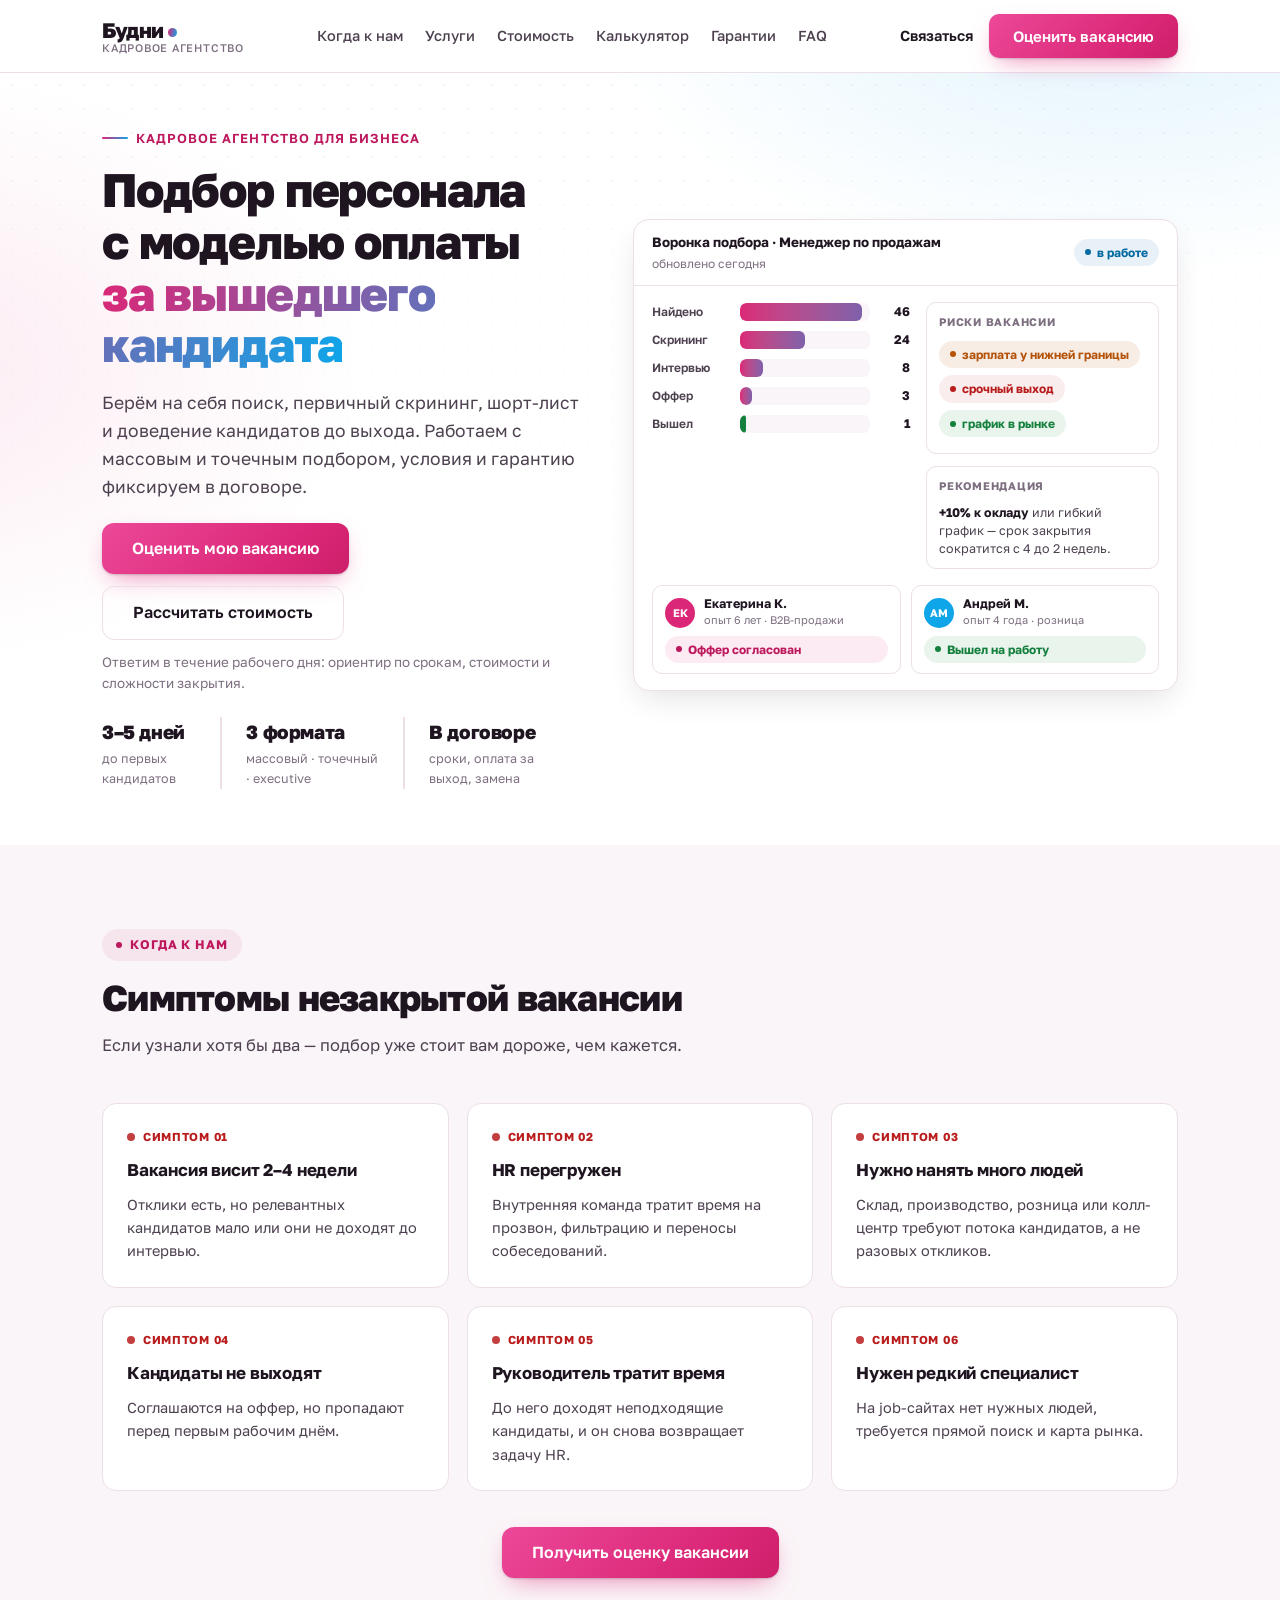
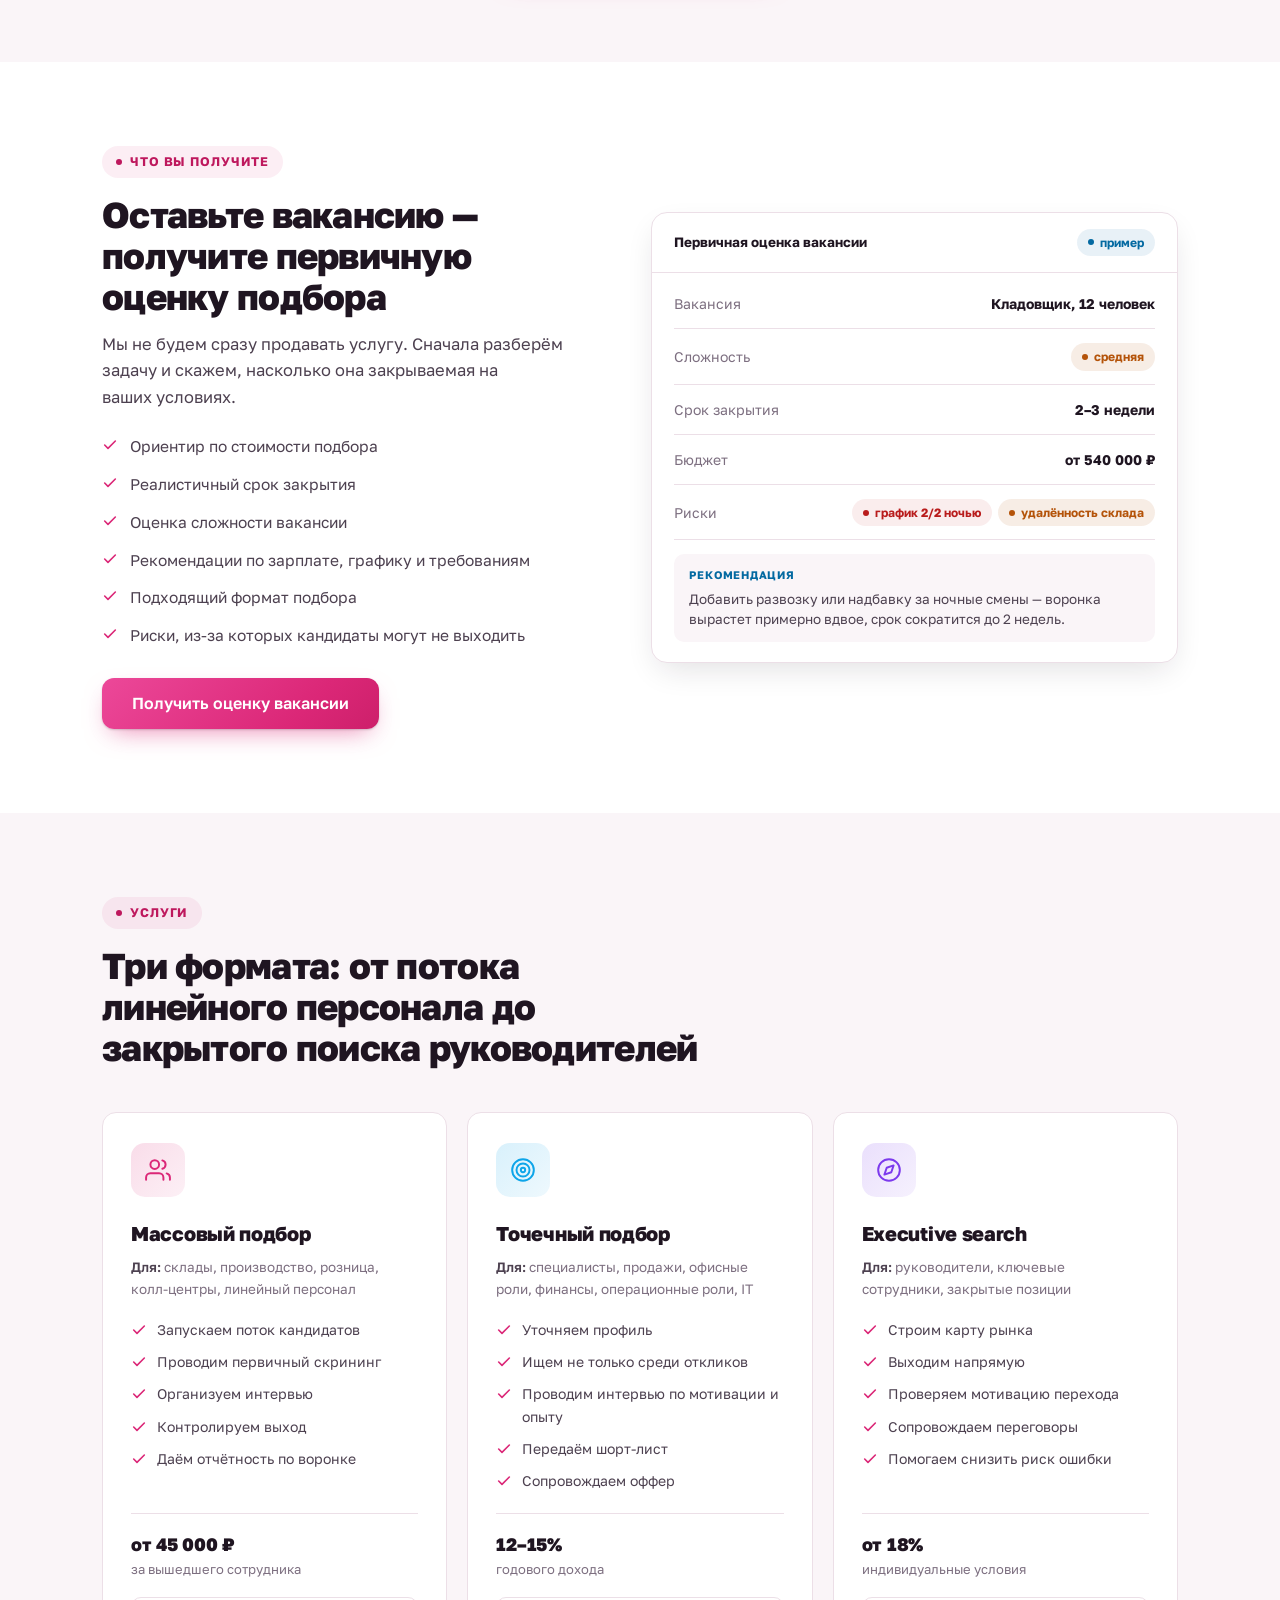
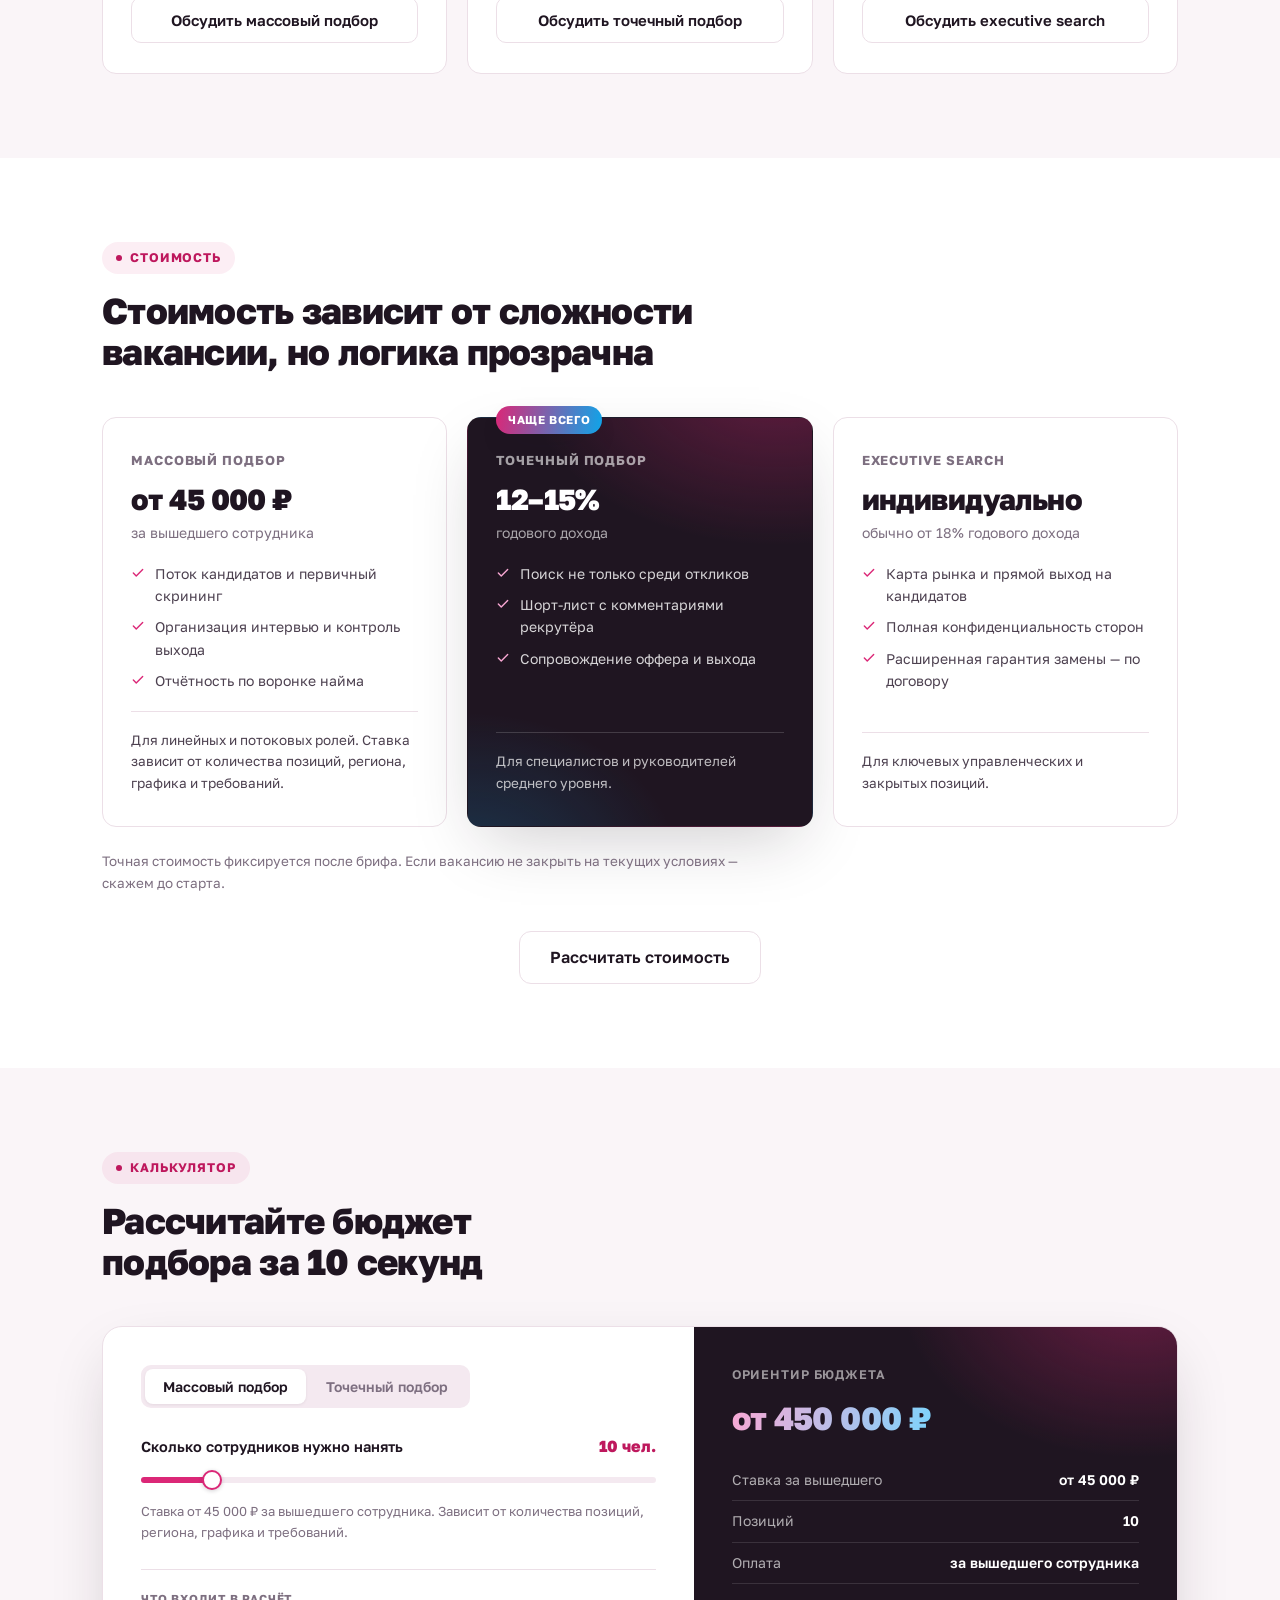
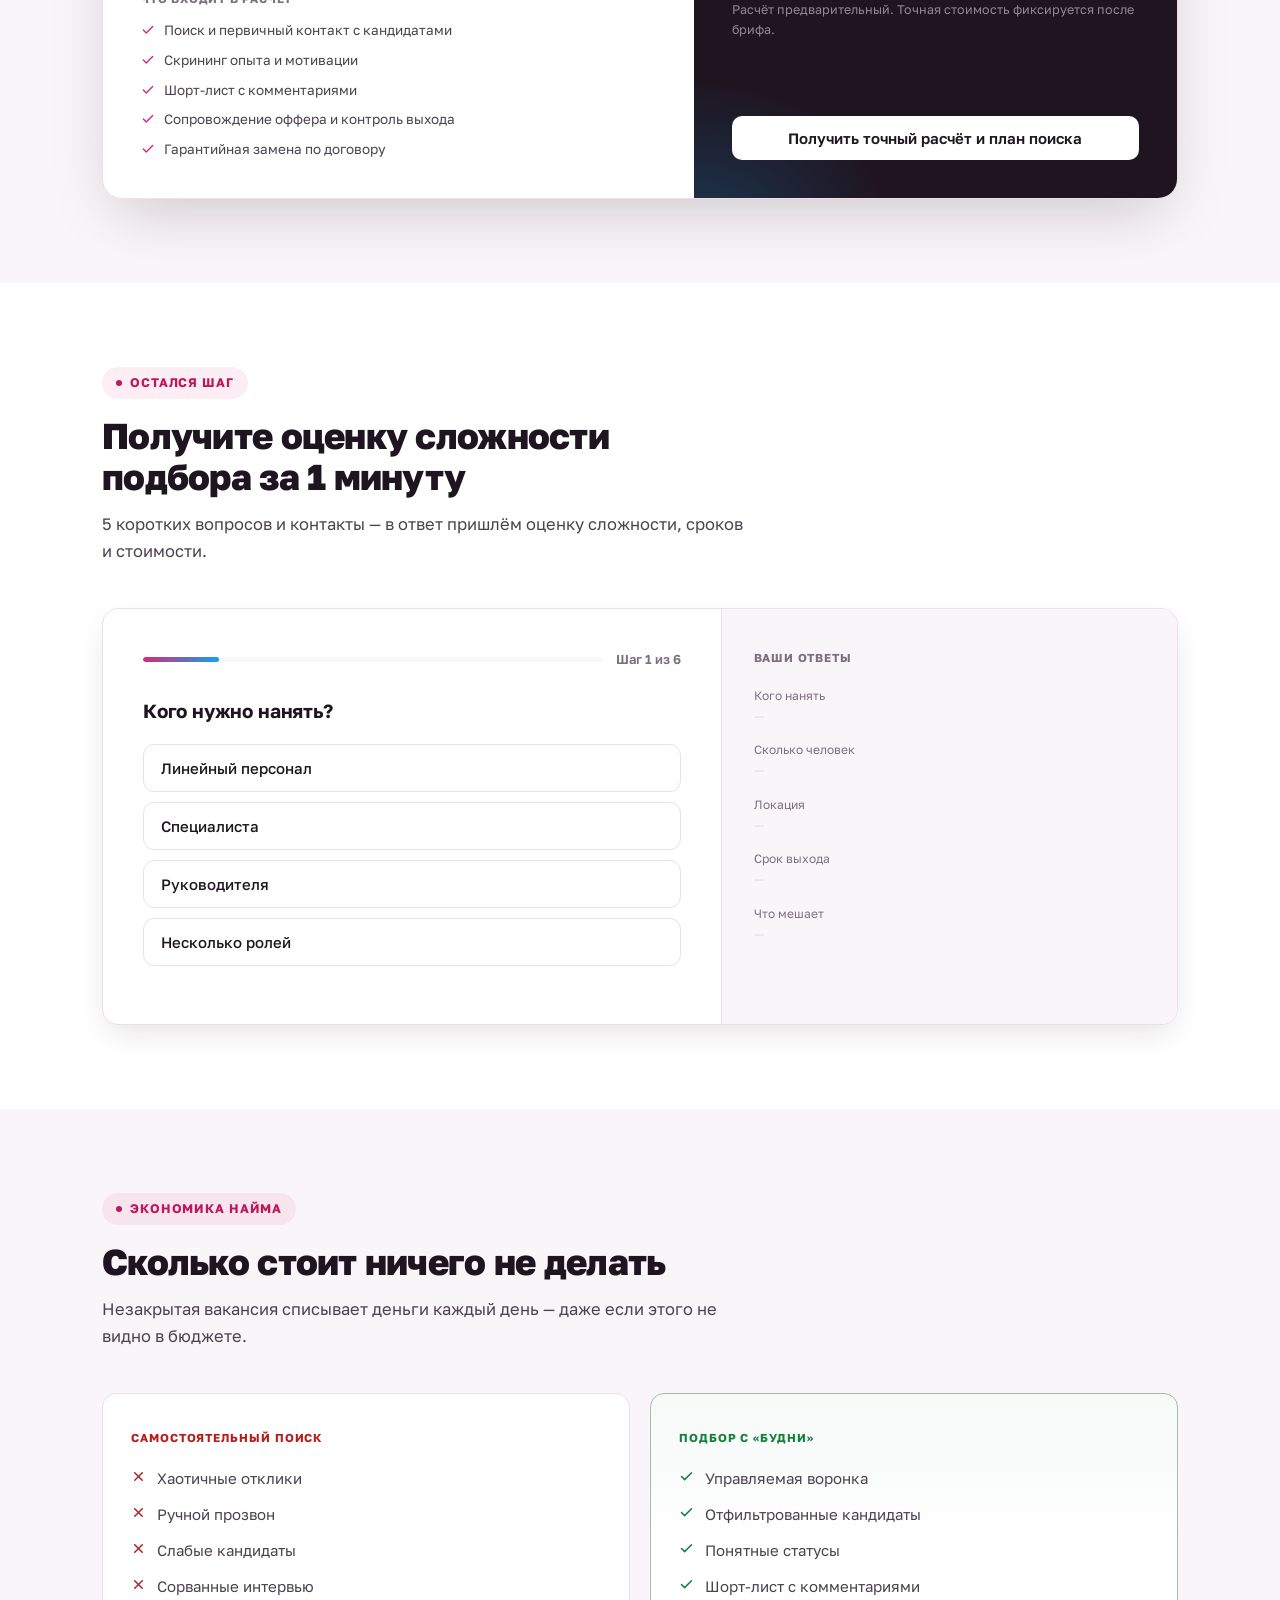
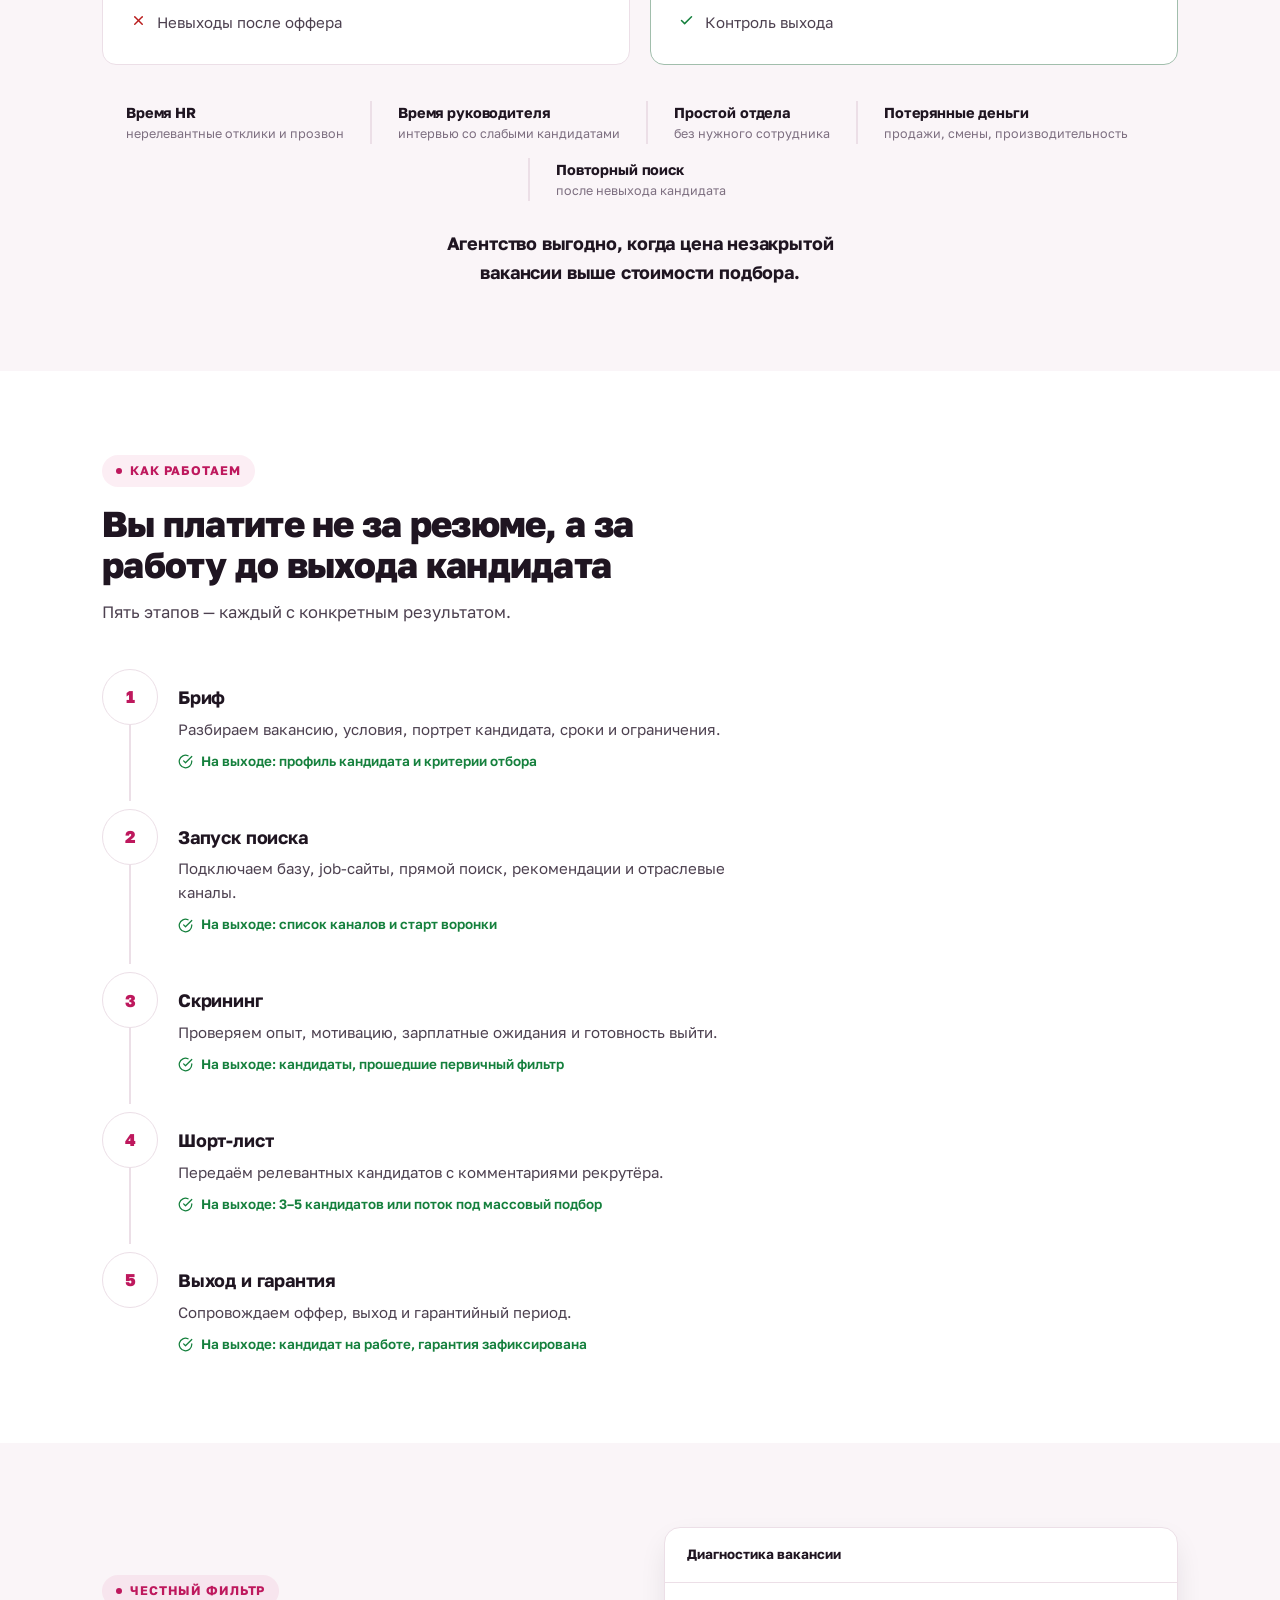
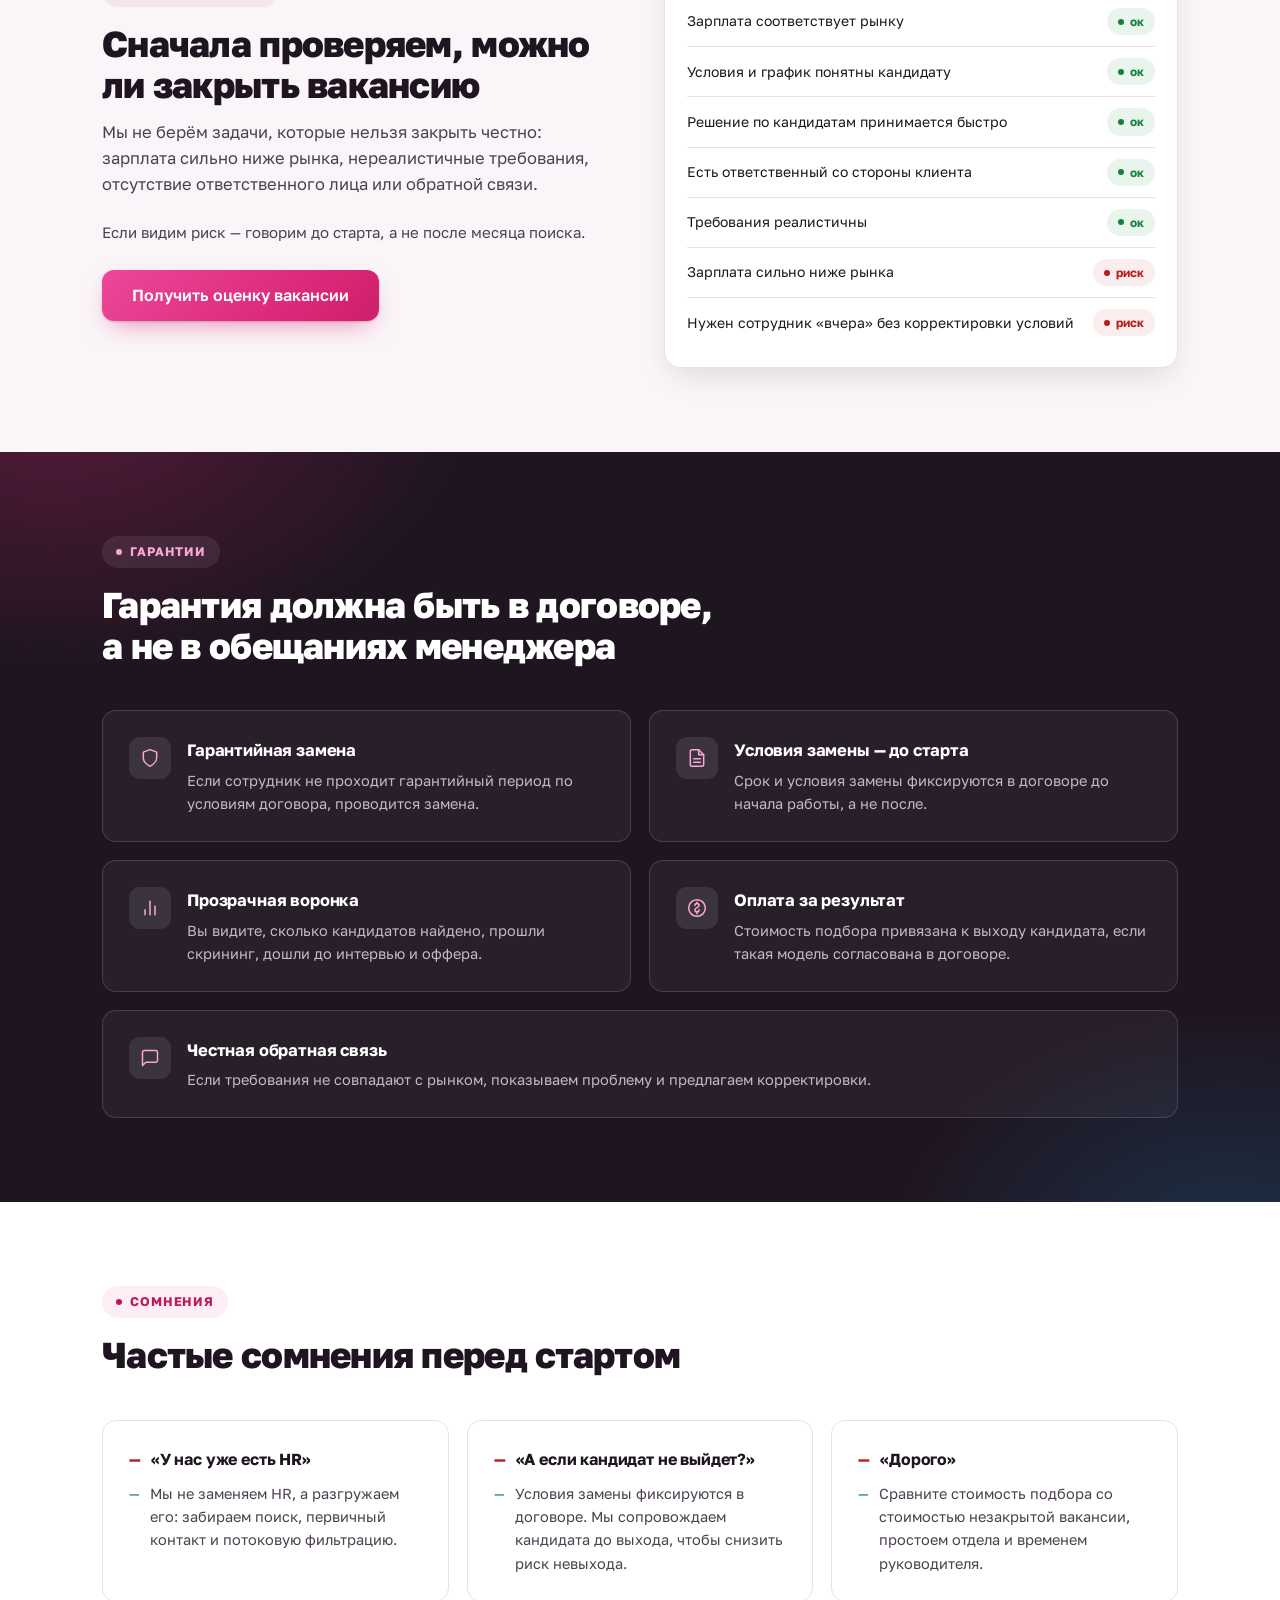
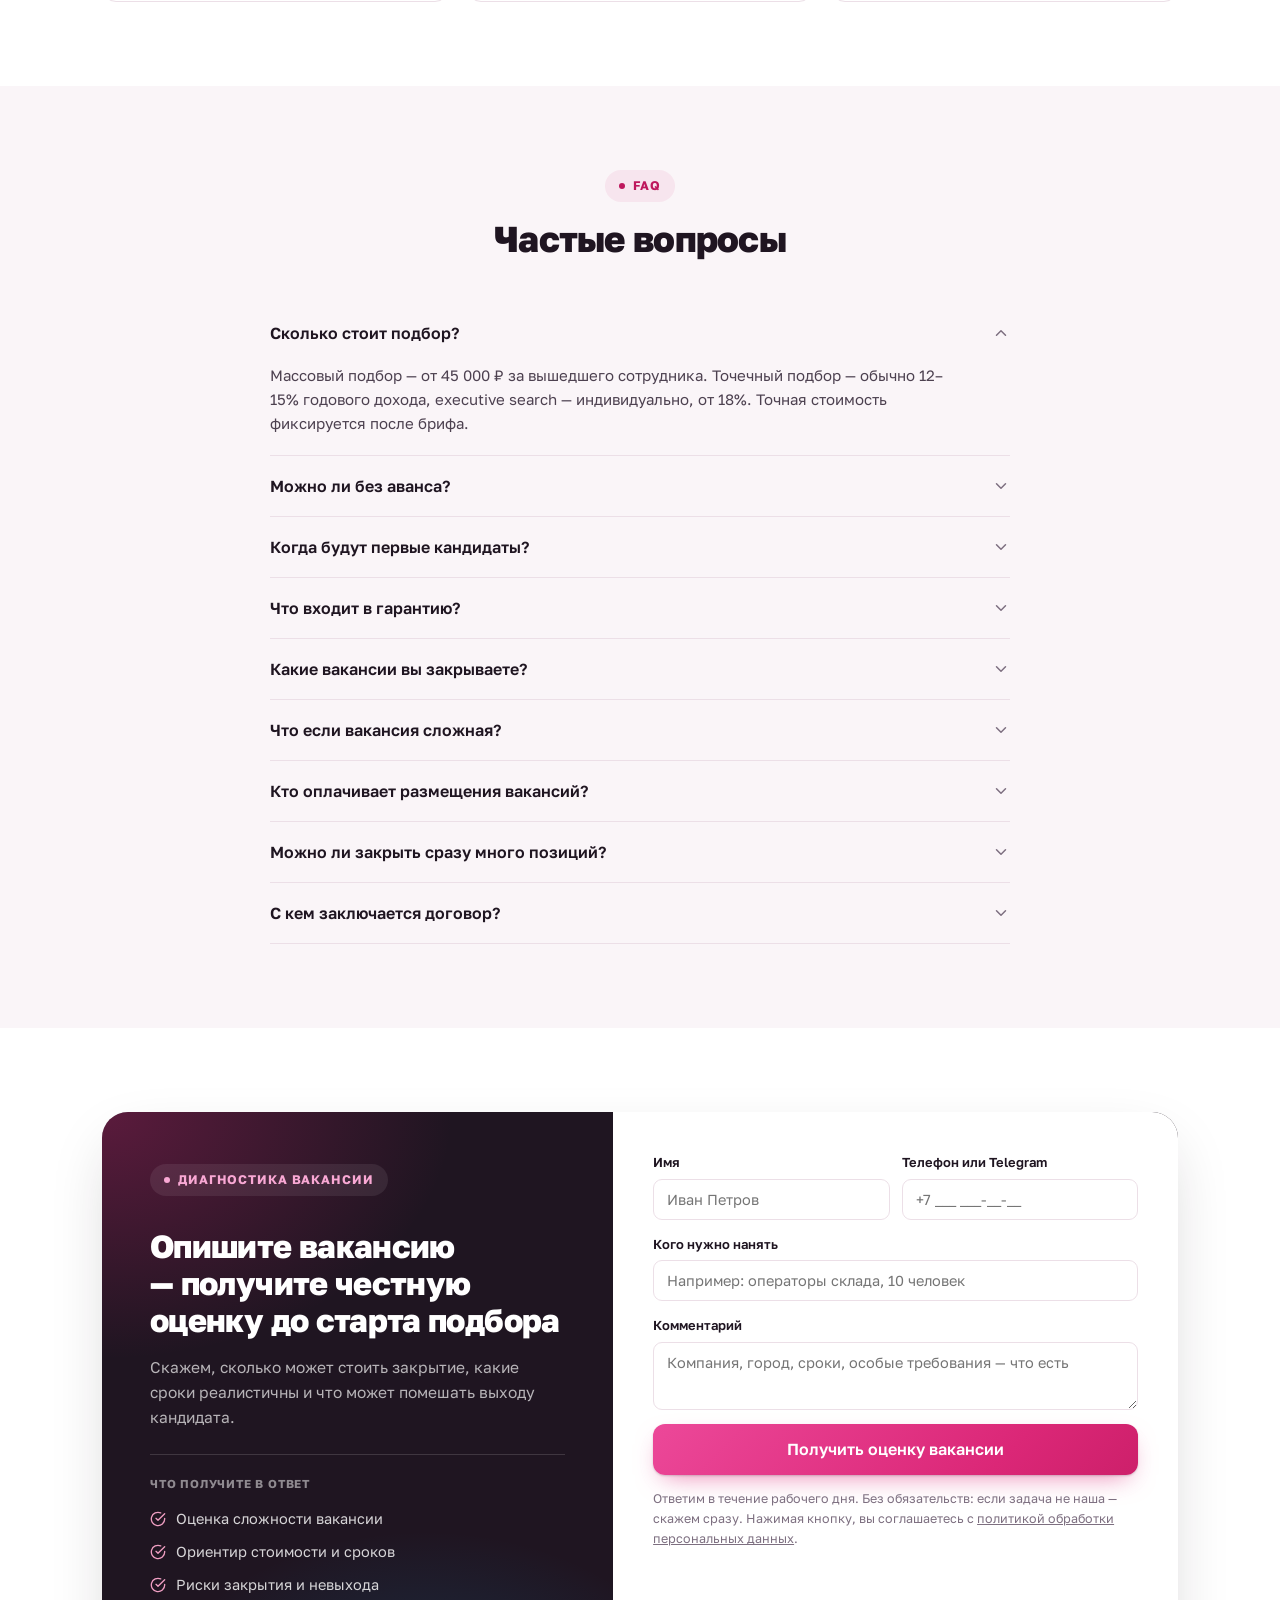
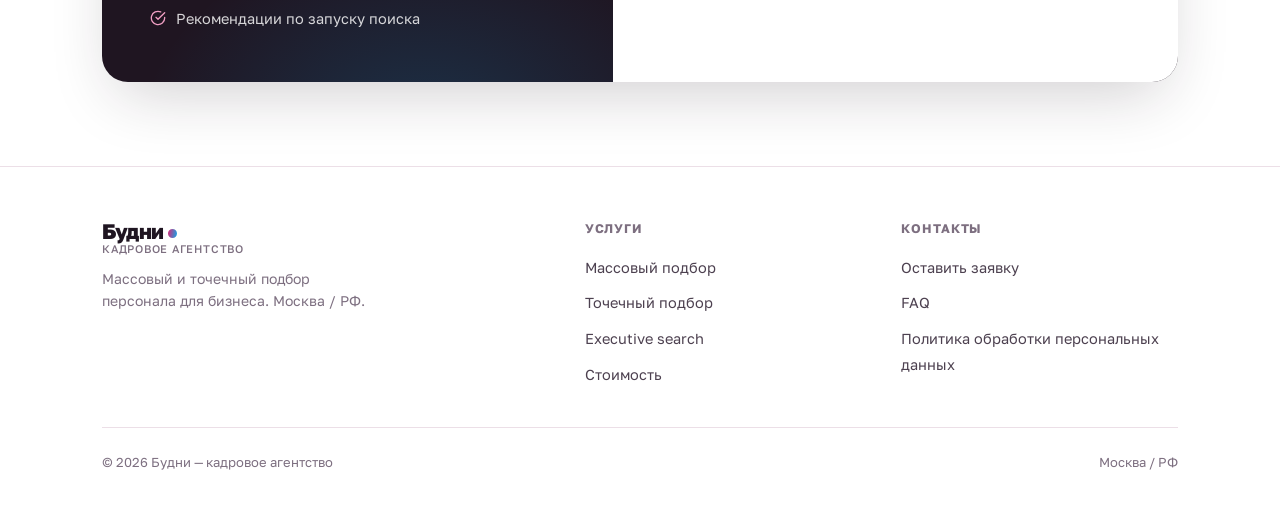
<file: index.html>
<!DOCTYPE html>
<html lang="ru">
<head>
  <meta charset="UTF-8">
  <meta name="viewport" content="width=device-width, initial-scale=1.0">
  <title>Будни — подбор персонала с оплатой за вышедшего кандидата</title>
  <meta name="description" content="Кадровое агентство Будни: массовый подбор от 45 000 ₽ за вышедшего сотрудника, точечный подбор — 12–15% годового дохода, executive search. Оценка вакансии до старта: сложность, сроки, стоимость и риски.">
  <meta property="og:type" content="website">
  <meta property="og:title" content="Будни — подбор персонала с оплатой за вышедшего кандидата">
  <meta property="og:description" content="Берём на себя поиск, скрининг, шорт-лист и доведение кандидатов до выхода. Условия и гарантию фиксируем в договоре.">
  <meta property="og:locale" content="ru_RU">
  <meta property="og:url" content="https://oksana15476-design.github.io/budni/">
  <meta property="og:image" content="https://oksana15476-design.github.io/budni/assets/og-image.png">
  <meta property="og:image:width" content="1200">
  <meta property="og:image:height" content="630">
  <meta name="twitter:card" content="summary_large_image">
  <meta name="twitter:image" content="https://oksana15476-design.github.io/budni/assets/og-image.png">
  <link rel="canonical" href="https://oksana15476-design.github.io/budni/">
  <link rel="icon" href="data:image/svg+xml,%3Csvg xmlns='http://www.w3.org/2000/svg' viewBox='0 0 32 32'%3E%3Crect width='32' height='32' rx='7' fill='%23db2777'/%3E%3Ctext x='16' y='23' font-family='Arial, sans-serif' font-size='19' font-weight='800' fill='%23fff' text-anchor='middle'%3E%D0%91%3C/text%3E%3C/svg%3E">
  <link rel="stylesheet" href="fonts/golos.css?v=7">
  <link rel="stylesheet" href="css/styles.css?v=7">
  <script type="application/ld+json">
  {
    "@context": "https://schema.org",
    "@type": "EmploymentAgency",
    "name": "Будни",
    "description": "Кадровое агентство: массовый и точечный подбор персонала, executive search. Оплата за вышедшего сотрудника, гарантийная замена по договору.",
    "areaServed": "RU"
  }
  </script>
  <script type="application/ld+json">
  {
    "@context": "https://schema.org",
    "@type": "FAQPage",
    "mainEntity": [
      {
        "@type": "Question",
        "name": "Сколько стоит подбор персонала?",
        "acceptedAnswer": { "@type": "Answer", "text": "Массовый подбор — от 45 000 ₽ за вышедшего сотрудника. Точечный подбор — обычно 12–15% годового дохода, executive search — индивидуально, от 18%. Точная стоимость фиксируется после брифа." }
      },
      {
        "@type": "Question",
        "name": "Можно ли работать без аванса?",
        "acceptedAnswer": { "@type": "Answer", "text": "Возможна модель оплаты за вышедшего сотрудника. Условия фиксируются в договоре." }
      },
      {
        "@type": "Question",
        "name": "Когда будут первые кандидаты?",
        "acceptedAnswer": { "@type": "Answer", "text": "Обычно первые релевантные кандидаты появляются в течение 3–5 рабочих дней после брифа и запуска поиска. Срок зависит от вакансии и рынка." }
      },
      {
        "@type": "Question",
        "name": "Что входит в гарантию?",
        "acceptedAnswer": { "@type": "Answer", "text": "Если сотрудник не проходит гарантийный период по условиям договора, проводится замена. Срок и условия гарантии определяются заранее." }
      }
    ]
  }
  </script>
  <script src="js/main.js?v=7" defer></script>
</head>
<body>

  <!-- SVG sprite -->
  <svg xmlns="http://www.w3.org/2000/svg" hidden aria-hidden="true">
    <symbol id="i-check" viewBox="0 0 24 24" fill="none" stroke="currentColor" stroke-width="2.4" stroke-linecap="round" stroke-linejoin="round">
      <polyline points="20 6 9 17 4 12"></polyline>
    </symbol>
    <symbol id="i-check-circle" viewBox="0 0 24 24" fill="none" stroke="currentColor" stroke-width="2" stroke-linecap="round" stroke-linejoin="round">
      <path d="M22 11.08V12a10 10 0 1 1-5.93-9.14"></path><polyline points="22 4 12 14.01 9 11.01"></polyline>
    </symbol>
    <symbol id="i-x" viewBox="0 0 24 24" fill="none" stroke="currentColor" stroke-width="2.4" stroke-linecap="round" stroke-linejoin="round">
      <line x1="18" y1="6" x2="6" y2="18"></line><line x1="6" y1="6" x2="18" y2="18"></line>
    </symbol>
    <symbol id="i-chevron" viewBox="0 0 24 24" fill="none" stroke="currentColor" stroke-width="2" stroke-linecap="round" stroke-linejoin="round">
      <polyline points="6 9 12 15 18 9"></polyline>
    </symbol>
    <symbol id="i-shield" viewBox="0 0 24 24" fill="none" stroke="currentColor" stroke-width="1.8" stroke-linecap="round" stroke-linejoin="round">
      <path d="M12 22s8-4 8-10V5l-8-3-8 3v7c0 6 8 10 8 10z"></path>
    </symbol>
    <symbol id="i-coin" viewBox="0 0 24 24" fill="none" stroke="currentColor" stroke-width="1.8" stroke-linecap="round" stroke-linejoin="round">
      <circle cx="12" cy="12" r="10"></circle><path d="M9.5 9a2.5 2.5 0 0 1 5 0c0 2.5-5 2.5-5 5a2.5 2.5 0 0 0 5 0"></path><line x1="12" y1="5" x2="12" y2="7"></line><line x1="12" y1="17" x2="12" y2="19"></line>
    </symbol>
    <symbol id="i-chart" viewBox="0 0 24 24" fill="none" stroke="currentColor" stroke-width="1.8" stroke-linecap="round" stroke-linejoin="round">
      <line x1="18" y1="20" x2="18" y2="10"></line><line x1="12" y1="20" x2="12" y2="4"></line><line x1="6" y1="20" x2="6" y2="14"></line>
    </symbol>
    <symbol id="i-message" viewBox="0 0 24 24" fill="none" stroke="currentColor" stroke-width="1.8" stroke-linecap="round" stroke-linejoin="round">
      <path d="M21 15a2 2 0 0 1-2 2H7l-4 4V5a2 2 0 0 1 2-2h14a2 2 0 0 1 2 2z"></path>
    </symbol>
    <symbol id="i-doc" viewBox="0 0 24 24" fill="none" stroke="currentColor" stroke-width="1.8" stroke-linecap="round" stroke-linejoin="round">
      <path d="M14 2H6a2 2 0 0 0-2 2v16a2 2 0 0 0 2 2h12a2 2 0 0 0 2-2V8z"></path><polyline points="14 2 14 8 20 8"></polyline><line x1="16" y1="13" x2="8" y2="13"></line><line x1="16" y1="17" x2="8" y2="17"></line>
    </symbol>
    <symbol id="i-users" viewBox="0 0 24 24" fill="none" stroke="currentColor" stroke-width="1.8" stroke-linecap="round" stroke-linejoin="round">
      <path d="M17 21v-2a4 4 0 0 0-4-4H5a4 4 0 0 0-4 4v2"></path><circle cx="9" cy="7" r="4"></circle><path d="M23 21v-2a4 4 0 0 0-3-3.87"></path><path d="M16 3.13a4 4 0 0 1 0 7.75"></path>
    </symbol>
    <symbol id="i-target" viewBox="0 0 24 24" fill="none" stroke="currentColor" stroke-width="1.8" stroke-linecap="round" stroke-linejoin="round">
      <circle cx="12" cy="12" r="10"></circle><circle cx="12" cy="12" r="6"></circle><circle cx="12" cy="12" r="2"></circle>
    </symbol>
    <symbol id="i-compass" viewBox="0 0 24 24" fill="none" stroke="currentColor" stroke-width="1.8" stroke-linecap="round" stroke-linejoin="round">
      <circle cx="12" cy="12" r="10"></circle><polygon points="16.24 7.76 14.12 14.12 7.76 16.24 9.88 9.88 16.24 7.76"></polygon>
    </symbol>
  </svg>

  <!-- ===== Header ===== -->
  <header class="header">
    <div class="wrap header-in">
      <a class="brand" href="#top">
        <span class="brand-name">Будни<span class="brand-dot"></span></span>
        <span class="brand-tag">кадровое агентство</span>
      </a>
      <ul class="nav">
        <li><a href="#pains">Когда к нам</a></li>
        <li><a href="#services">Услуги</a></li>
        <li><a href="#pricing">Стоимость</a></li>
        <li><a href="#calculator">Калькулятор</a></li>
        <li><a href="#guarantees">Гарантии</a></li>
        <li><a href="#faq">FAQ</a></li>
      </ul>
      <div class="header-cta">
        <a class="header-link" href="#contact">Связаться</a>
        <a class="btn btn-primary" href="#contact">Оценить вакансию</a>
        <button class="nav-toggle" id="nav-toggle" type="button" aria-label="Меню" aria-expanded="false" aria-controls="mobile-nav">
          <svg width="22" height="22" viewBox="0 0 24 24" fill="none" stroke="currentColor" stroke-width="2" stroke-linecap="round" aria-hidden="true"><line x1="3" y1="6" x2="21" y2="6"/><line x1="3" y1="12" x2="21" y2="12"/><line x1="3" y1="18" x2="21" y2="18"/></svg>
        </button>
      </div>
    </div>
    <nav class="mobile-nav" id="mobile-nav" hidden>
      <a href="#pains">Когда к нам</a>
      <a href="#services">Услуги</a>
      <a href="#pricing">Стоимость</a>
      <a href="#calculator">Калькулятор</a>
      <a href="#guarantees">Гарантии</a>
      <a href="#faq">FAQ</a>
      <a href="#contact">Связаться</a>
    </nav>
  </header>

  <!-- ===== Hero ===== -->
  <section class="hero" id="top">
    <div class="wrap hero-grid">
      <div>
        <div class="hero-kicker">Кадровое агентство для бизнеса</div>
        <h1>Подбор персонала с моделью оплаты <em>за вышедшего кандидата</em></h1>
        <p class="hero-sub">Берём на себя поиск, первичный скрининг, шорт-лист и доведение кандидатов до выхода. Работаем с массовым и точечным подбором, условия и гарантию фиксируем в договоре.</p>
        <div class="hero-actions">
          <a class="btn btn-primary btn-lg" href="#contact">Оценить мою вакансию</a>
          <a class="btn btn-ghost btn-lg" href="#calculator">Рассчитать стоимость</a>
        </div>
        <p class="hero-micro">Ответим в течение рабочего дня: ориентир по срокам, стоимости и сложности закрытия.</p>
        <div class="hero-trust">
          <div class="hero-trust-item">
            <span class="hero-trust-num">3–5 дней</span>
            <span class="hero-trust-label">до первых кандидатов</span>
          </div>
          <div class="hero-trust-item">
            <span class="hero-trust-num">3 формата</span>
            <span class="hero-trust-label">массовый · точечный · executive</span>
          </div>
          <div class="hero-trust-item">
            <span class="hero-trust-num">В договоре</span>
            <span class="hero-trust-label">сроки, оплата за выход, замена</span>
          </div>
        </div>
      </div>
      <div class="dash reveal" aria-hidden="true">
        <div class="dash-head">
          <div>
            <div class="dash-title">Воронка подбора · Менеджер по продажам</div>
            <div class="dash-sub">обновлено сегодня</div>
          </div>
          <span class="badge badge-info">в работе</span>
        </div>
        <div class="dash-body">
          <div>
            <div class="funnel-row">
              <span class="funnel-label">Найдено</span>
              <div class="funnel-track"><div class="funnel-bar" style="width: 94%"></div></div>
              <span class="funnel-num">46</span>
            </div>
            <div class="funnel-row">
              <span class="funnel-label">Скрининг</span>
              <div class="funnel-track"><div class="funnel-bar" style="width: 50%"></div></div>
              <span class="funnel-num">24</span>
            </div>
            <div class="funnel-row">
              <span class="funnel-label">Интервью</span>
              <div class="funnel-track"><div class="funnel-bar" style="width: 18%"></div></div>
              <span class="funnel-num">8</span>
            </div>
            <div class="funnel-row">
              <span class="funnel-label">Оффер</span>
              <div class="funnel-track"><div class="funnel-bar" style="width: 9%"></div></div>
              <span class="funnel-num">3</span>
            </div>
            <div class="funnel-row">
              <span class="funnel-label">Вышел</span>
              <div class="funnel-track"><div class="funnel-bar bar-out" style="width: 5%"></div></div>
              <span class="funnel-num">1</span>
            </div>
          </div>
          <div class="dash-side">
            <div class="dash-panel">
              <div class="dash-panel-title">Риски вакансии</div>
              <span class="badge badge-warn">зарплата у нижней границы</span>
              <span class="badge badge-risk">срочный выход</span>
              <span class="badge badge-ok">график в рынке</span>
            </div>
            <div class="dash-panel">
              <div class="dash-panel-title">Рекомендация</div>
              <div class="dash-reco"><b>+10% к окладу</b> или гибкий график — срок закрытия сократится с 4 до 2 недель.</div>
            </div>
          </div>
        </div>
        <div class="dash-cands">
          <div class="cand">
            <div class="cand-top">
              <div class="cand-avatar" style="background: var(--primary)">ЕК</div>
              <div>
                <div class="cand-name">Екатерина К.</div>
                <div class="cand-role">опыт 6 лет · B2B-продажи</div>
              </div>
            </div>
            <span class="badge badge-primary">Оффер согласован</span>
          </div>
          <div class="cand">
            <div class="cand-top">
              <div class="cand-avatar" style="background: var(--sky)">АМ</div>
              <div>
                <div class="cand-name">Андрей М.</div>
                <div class="cand-role">опыт 4 года · розница</div>
              </div>
            </div>
            <span class="badge badge-ok">Вышел на работу</span>
          </div>
        </div>
      </div>
    </div>
  </section>

  <!-- ===== Pains ===== -->
  <section class="section section-surface" id="pains">
    <div class="wrap">
      <div class="section-head reveal">
        <div class="section-kicker">Когда к нам</div>
        <h2 class="section-title">Симптомы незакрытой вакансии</h2>
        <p class="section-sub">Если узнали хотя бы два — подбор уже стоит вам дороже, чем кажется.</p>
      </div>
      <div class="pain-grid">
        <div class="pain-card reveal">
          <span class="pain-ind">Симптом 01</span>
          <h4>Вакансия висит 2–4 недели</h4>
          <p>Отклики есть, но релевантных кандидатов мало или они не доходят до интервью.</p>
        </div>
        <div class="pain-card reveal">
          <span class="pain-ind">Симптом 02</span>
          <h4>HR перегружен</h4>
          <p>Внутренняя команда тратит время на прозвон, фильтрацию и переносы собеседований.</p>
        </div>
        <div class="pain-card reveal">
          <span class="pain-ind">Симптом 03</span>
          <h4>Нужно нанять много людей</h4>
          <p>Склад, производство, розница или колл-центр требуют потока кандидатов, а не разовых откликов.</p>
        </div>
        <div class="pain-card reveal">
          <span class="pain-ind">Симптом 04</span>
          <h4>Кандидаты не выходят</h4>
          <p>Соглашаются на оффер, но пропадают перед первым рабочим днём.</p>
        </div>
        <div class="pain-card reveal">
          <span class="pain-ind">Симптом 05</span>
          <h4>Руководитель тратит время</h4>
          <p>До него доходят неподходящие кандидаты, и он снова возвращает задачу HR.</p>
        </div>
        <div class="pain-card reveal">
          <span class="pain-ind">Симптом 06</span>
          <h4>Нужен редкий специалист</h4>
          <p>На job-сайтах нет нужных людей, требуется прямой поиск и карта рынка.</p>
        </div>
      </div>
      <div class="section-cta reveal">
        <a class="btn btn-primary btn-lg" href="#contact">Получить оценку вакансии</a>
      </div>
    </div>
  </section>

  <!-- ===== Report (lead magnet) ===== -->
  <section class="section" id="report">
    <div class="wrap report-grid">
      <div class="reveal">
        <div class="section-kicker">Что вы получите</div>
        <h2 class="section-title">Оставьте вакансию — получите первичную оценку подбора</h2>
        <p class="section-sub">Мы не будем сразу продавать услугу. Сначала разберём задачу и скажем, насколько она закрываемая на ваших условиях.</p>
        <ul class="report-list">
          <li><svg width="16" height="16" aria-hidden="true"><use href="#i-check"/></svg>Ориентир по стоимости подбора</li>
          <li><svg width="16" height="16" aria-hidden="true"><use href="#i-check"/></svg>Реалистичный срок закрытия</li>
          <li><svg width="16" height="16" aria-hidden="true"><use href="#i-check"/></svg>Оценка сложности вакансии</li>
          <li><svg width="16" height="16" aria-hidden="true"><use href="#i-check"/></svg>Рекомендации по зарплате, графику и требованиям</li>
          <li><svg width="16" height="16" aria-hidden="true"><use href="#i-check"/></svg>Подходящий формат подбора</li>
          <li><svg width="16" height="16" aria-hidden="true"><use href="#i-check"/></svg>Риски, из-за которых кандидаты могут не выходить</li>
        </ul>
        <a class="btn btn-primary btn-lg" href="#contact">Получить оценку вакансии</a>
      </div>
      <div class="report-card reveal" aria-hidden="true">
        <div class="report-head">
          <span class="report-title">Первичная оценка вакансии</span>
          <span class="badge badge-info">пример</span>
        </div>
        <div class="report-body">
          <div class="report-row">
            <span class="label">Вакансия</span>
            <span class="value">Кладовщик, 12 человек</span>
          </div>
          <div class="report-row">
            <span class="label">Сложность</span>
            <span class="value"><span class="badge badge-warn">средняя</span></span>
          </div>
          <div class="report-row">
            <span class="label">Срок закрытия</span>
            <span class="value">2–3 недели</span>
          </div>
          <div class="report-row">
            <span class="label">Бюджет</span>
            <span class="value">от 540 000 ₽</span>
          </div>
          <div class="report-row">
            <span class="label">Риски</span>
            <span class="value report-badges">
              <span class="badge badge-risk">график 2/2 ночью</span>
              <span class="badge badge-warn">удалённость склада</span>
            </span>
          </div>
          <div class="report-reco">
            <b>Рекомендация</b>
            Добавить развозку или надбавку за ночные смены — воронка вырастет примерно вдвое, срок сократится до 2 недель.
          </div>
        </div>
      </div>
    </div>
  </section>

  <!-- ===== Services ===== -->
  <section class="section section-surface" id="services">
    <div class="wrap">
      <div class="section-head reveal">
        <div class="section-kicker">Услуги</div>
        <h2 class="section-title">Три формата: от потока линейного персонала до закрытого поиска руководителей</h2>
      </div>
      <div class="svc-grid">
        <div class="svc-card reveal">
          <div class="svc-icon tint-a"><svg width="26" height="26" aria-hidden="true"><use href="#i-users"/></svg></div>
          <h3>Массовый подбор</h3>
          <div class="svc-for"><b>Для:</b> склады, производство, розница, колл-центры, линейный персонал</div>
          <ul class="svc-list">
            <li><svg width="16" height="16" aria-hidden="true"><use href="#i-check"/></svg>Запускаем поток кандидатов</li>
            <li><svg width="16" height="16" aria-hidden="true"><use href="#i-check"/></svg>Проводим первичный скрининг</li>
            <li><svg width="16" height="16" aria-hidden="true"><use href="#i-check"/></svg>Организуем интервью</li>
            <li><svg width="16" height="16" aria-hidden="true"><use href="#i-check"/></svg>Контролируем выход</li>
            <li><svg width="16" height="16" aria-hidden="true"><use href="#i-check"/></svg>Даём отчётность по воронке</li>
          </ul>
          <div class="svc-meta">
            <div class="svc-meta-item">
              <span class="svc-meta-num">от 45 000 ₽</span>
              <span class="svc-meta-label">за вышедшего сотрудника</span>
            </div>
          </div>
          <a class="btn btn-ghost" href="#contact">Обсудить массовый подбор</a>
        </div>
        <div class="svc-card reveal">
          <div class="svc-icon tint-b"><svg width="26" height="26" aria-hidden="true"><use href="#i-target"/></svg></div>
          <h3>Точечный подбор</h3>
          <div class="svc-for"><b>Для:</b> специалисты, продажи, офисные роли, финансы, операционные роли, IT</div>
          <ul class="svc-list">
            <li><svg width="16" height="16" aria-hidden="true"><use href="#i-check"/></svg>Уточняем профиль</li>
            <li><svg width="16" height="16" aria-hidden="true"><use href="#i-check"/></svg>Ищем не только среди откликов</li>
            <li><svg width="16" height="16" aria-hidden="true"><use href="#i-check"/></svg>Проводим интервью по мотивации и опыту</li>
            <li><svg width="16" height="16" aria-hidden="true"><use href="#i-check"/></svg>Передаём шорт-лист</li>
            <li><svg width="16" height="16" aria-hidden="true"><use href="#i-check"/></svg>Сопровождаем оффер</li>
          </ul>
          <div class="svc-meta">
            <div class="svc-meta-item">
              <span class="svc-meta-num">12–15%</span>
              <span class="svc-meta-label">годового дохода</span>
            </div>
          </div>
          <a class="btn btn-ghost" href="#contact">Обсудить точечный подбор</a>
        </div>
        <div class="svc-card reveal">
          <div class="svc-icon tint-c"><svg width="26" height="26" aria-hidden="true"><use href="#i-compass"/></svg></div>
          <h3>Executive search</h3>
          <div class="svc-for"><b>Для:</b> руководители, ключевые сотрудники, закрытые позиции</div>
          <ul class="svc-list">
            <li><svg width="16" height="16" aria-hidden="true"><use href="#i-check"/></svg>Строим карту рынка</li>
            <li><svg width="16" height="16" aria-hidden="true"><use href="#i-check"/></svg>Выходим напрямую</li>
            <li><svg width="16" height="16" aria-hidden="true"><use href="#i-check"/></svg>Проверяем мотивацию перехода</li>
            <li><svg width="16" height="16" aria-hidden="true"><use href="#i-check"/></svg>Сопровождаем переговоры</li>
            <li><svg width="16" height="16" aria-hidden="true"><use href="#i-check"/></svg>Помогаем снизить риск ошибки</li>
          </ul>
          <div class="svc-meta">
            <div class="svc-meta-item">
              <span class="svc-meta-num">от 18%</span>
              <span class="svc-meta-label">индивидуальные условия</span>
            </div>
          </div>
          <a class="btn btn-ghost" href="#contact">Обсудить executive search</a>
        </div>
      </div>
    </div>
  </section>

  <!-- ===== Pricing ===== -->
  <section class="section" id="pricing">
    <div class="wrap">
      <div class="section-head reveal">
        <div class="section-kicker">Стоимость</div>
        <h2 class="section-title">Стоимость зависит от сложности вакансии, но логика прозрачна</h2>
      </div>
      <div class="price-grid">
        <div class="price-card reveal">
          <div class="price-name">Массовый подбор</div>
          <div class="price-num">от 45 000 ₽</div>
          <div class="price-unit">за вышедшего сотрудника</div>
          <ul class="price-points">
            <li><svg width="14" height="14" aria-hidden="true"><use href="#i-check"/></svg>Поток кандидатов и первичный скрининг</li>
            <li><svg width="14" height="14" aria-hidden="true"><use href="#i-check"/></svg>Организация интервью и контроль выхода</li>
            <li><svg width="14" height="14" aria-hidden="true"><use href="#i-check"/></svg>Отчётность по воронке найма</li>
          </ul>
          <div class="price-note">Для линейных и потоковых ролей. Ставка зависит от количества позиций, региона, графика и требований.</div>
        </div>
        <div class="price-card reveal featured">
          <span class="price-badge">Чаще всего</span>
          <div class="price-name">Точечный подбор</div>
          <div class="price-num">12–15%</div>
          <div class="price-unit">годового дохода</div>
          <ul class="price-points">
            <li><svg width="14" height="14" aria-hidden="true"><use href="#i-check"/></svg>Поиск не только среди откликов</li>
            <li><svg width="14" height="14" aria-hidden="true"><use href="#i-check"/></svg>Шорт-лист с комментариями рекрутёра</li>
            <li><svg width="14" height="14" aria-hidden="true"><use href="#i-check"/></svg>Сопровождение оффера и выхода</li>
          </ul>
          <div class="price-note">Для специалистов и руководителей среднего уровня.</div>
        </div>
        <div class="price-card reveal">
          <div class="price-name">Executive search</div>
          <div class="price-num">индивидуально</div>
          <div class="price-unit">обычно от 18% годового дохода</div>
          <ul class="price-points">
            <li><svg width="14" height="14" aria-hidden="true"><use href="#i-check"/></svg>Карта рынка и прямой выход на кандидатов</li>
            <li><svg width="14" height="14" aria-hidden="true"><use href="#i-check"/></svg>Полная конфиденциальность сторон</li>
            <li><svg width="14" height="14" aria-hidden="true"><use href="#i-check"/></svg>Расширенная гарантия замены — по договору</li>
          </ul>
          <div class="price-note">Для ключевых управленческих и закрытых позиций.</div>
        </div>
      </div>
      <p class="price-disclaimer reveal">Точная стоимость фиксируется после брифа. Если вакансию не закрыть на текущих условиях — скажем до старта.</p>
      <div class="section-cta reveal">
        <a class="btn btn-ghost btn-lg" href="#calculator">Рассчитать стоимость</a>
      </div>
    </div>
  </section>

  <!-- ===== Calculator ===== -->
  <section class="section section-surface" id="calculator">
    <div class="wrap">
      <div class="section-head reveal">
        <div class="section-kicker">Калькулятор</div>
        <h2 class="section-title">Рассчитайте бюджет подбора за 10 секунд</h2>
      </div>
      <div class="calc-card reveal" id="calc-card">
        <div class="calc-controls">
          <div class="mode-switch" role="tablist" aria-label="Формат подбора">
            <button type="button" role="tab" aria-selected="true" class="active" data-calc-mode="mass">Массовый подбор</button>
            <button type="button" role="tab" aria-selected="false" data-calc-mode="targeted">Точечный подбор</button>
          </div>
          <div class="calc-range" id="calc-range-mass">
            <div class="calc-range-head">
              <label for="c4-count">Сколько сотрудников нужно нанять</label>
              <span class="calc-range-val" id="calc-count-val">10 чел.</span>
            </div>
            <input id="c4-count" type="range" min="3" max="60" step="1" value="10">
            <span class="calc-hint">Ставка от 45 000 ₽ за вышедшего сотрудника. Зависит от количества позиций, региона, графика и требований.</span>
          </div>
          <div class="calc-range" id="calc-range-targeted" hidden>
            <div class="calc-range-head">
              <label for="c4-salary">Месячный доход специалиста</label>
              <span class="calc-range-val" id="calc-salary-val">150 000 ₽</span>
            </div>
            <input id="c4-salary" type="range" min="80" max="600" step="10" value="150">
            <span class="calc-hint">Комиссия обычно 12–15% годового дохода. Executive search — индивидуально, от 18%.</span>
          </div>
          <div class="calc-includes">
            <div class="calc-includes-title">Что входит в расчёт</div>
            <ul>
              <li><svg width="14" height="14" aria-hidden="true"><use href="#i-check"/></svg>Поиск и первичный контакт с кандидатами</li>
              <li><svg width="14" height="14" aria-hidden="true"><use href="#i-check"/></svg>Скрининг опыта и мотивации</li>
              <li><svg width="14" height="14" aria-hidden="true"><use href="#i-check"/></svg>Шорт-лист с комментариями</li>
              <li><svg width="14" height="14" aria-hidden="true"><use href="#i-check"/></svg>Сопровождение оффера и контроль выхода</li>
              <li><svg width="14" height="14" aria-hidden="true"><use href="#i-check"/></svg>Гарантийная замена по договору</li>
            </ul>
          </div>
        </div>
        <div class="calc-result">
          <div class="calc-main" id="calc-main">
            <div class="calc-result-label">Ориентир бюджета</div>
            <div class="calc-price" id="calc-price">от 450 000 ₽</div>
            <div id="calc-lines-mass">
              <div class="calc-line"><span>Ставка за вышедшего</span><strong>от 45 000 ₽</strong></div>
              <div class="calc-line"><span>Позиций</span><strong id="calc-line-count">10</strong></div>
              <div class="calc-line"><span>Оплата</span><strong>за вышедшего сотрудника</strong></div>
            </div>
            <div id="calc-lines-targeted" hidden>
              <div class="calc-line"><span>Годовой доход</span><strong id="calc-line-annual">1 800 000 ₽</strong></div>
              <div class="calc-line"><span>Комиссия</span><strong>12–15%</strong></div>
              <div class="calc-line"><span>Гарантия замены</span><strong>по договору</strong></div>
            </div>
            <p class="calc-note">Расчёт предварительный. Точная стоимость фиксируется после брифа.</p>
            <button type="button" class="btn btn-on-dark" id="calc-cta">Получить точный расчёт и план поиска</button>
            <form class="calc-form" id="calc-form" hidden>
              <div class="calc-form-summary">Вы выбрали: <b id="calc-summary"></b></div>
              <div class="hp-field" aria-hidden="true"><label>Не заполняйте это поле<input type="text" name="website" tabindex="-1" autocomplete="off"></label></div>
              <input type="text" name="name" placeholder="Имя" required aria-label="Имя">
              <input type="text" name="contact" placeholder="Телефон или Telegram" required aria-label="Телефон или Telegram">
              <input type="text" name="company" placeholder="Компания" aria-label="Компания">
              <button type="submit" class="btn btn-on-dark">Получить точный расчёт и план поиска</button>
              <span class="form-note">Нажимая кнопку, вы соглашаетесь с <a href="privacy.html" target="_blank" rel="noopener">политикой обработки персональных данных</a>.</span>
            </form>
          </div>
          <div class="form-success calc-success" id="calc-success" hidden>
            <div class="success-icon"><svg width="42" height="42" aria-hidden="true"><use href="#i-check-circle"/></svg></div>
            <h3>Заявка отправлена</h3>
            <p>Вернёмся с точным расчётом и планом поиска в течение рабочего дня.</p>
          </div>
        </div>
      </div>
    </div>
  </section>

  <!-- ===== Quiz ===== -->
  <section class="section" id="quiz">
    <div class="wrap">
      <div class="section-head reveal">
        <div class="section-kicker">Остался шаг</div>
        <h2 class="section-title">Получите оценку сложности подбора за 1 минуту</h2>
        <p class="section-sub">5 коротких вопросов и контакты — в ответ пришлём оценку сложности, сроков и стоимости.</p>
      </div>
      <div class="quiz-card reveal" id="quiz-card">
        <div class="quiz-main">
          <div id="quiz-flow">
            <div class="quiz-progress">
              <div class="quiz-bar"><div class="quiz-bar-fill" id="quiz-bar-fill" style="width: 16.67%"></div></div>
              <span class="quiz-step-label" id="quiz-step-label">Шаг 1 из 6</span>
            </div>
            <div data-quiz-step="0" data-quiz-key="who">
              <div class="quiz-q">Кого нужно нанять?</div>
              <div class="quiz-options">
                <button type="button" class="quiz-option">Линейный персонал</button>
                <button type="button" class="quiz-option">Специалиста</button>
                <button type="button" class="quiz-option">Руководителя</button>
                <button type="button" class="quiz-option">Несколько ролей</button>
              </div>
            </div>
            <div data-quiz-step="1" data-quiz-key="count" hidden>
              <div class="quiz-q">Сколько человек нужно?</div>
              <div class="quiz-options">
                <button type="button" class="quiz-option">1</button>
                <button type="button" class="quiz-option">2–5</button>
                <button type="button" class="quiz-option">6–20</button>
                <button type="button" class="quiz-option">20+</button>
              </div>
              <button type="button" class="quiz-back">← Назад</button>
            </div>
            <div data-quiz-step="2" data-quiz-key="where" hidden>
              <div class="quiz-q">Где находится вакансия?</div>
              <div class="quiz-options">
                <button type="button" class="quiz-option">Москва / МО</button>
                <button type="button" class="quiz-option">Санкт-Петербург</button>
                <button type="button" class="quiz-option">Регион РФ</button>
                <button type="button" class="quiz-option">Удалённо</button>
                <button type="button" class="quiz-option">Несколько городов</button>
              </div>
              <button type="button" class="quiz-back">← Назад</button>
            </div>
            <div data-quiz-step="3" data-quiz-key="when" hidden>
              <div class="quiz-q">Когда нужен выход?</div>
              <div class="quiz-options">
                <button type="button" class="quiz-option">Срочно, до 2 недель</button>
                <button type="button" class="quiz-option">В течение месяца</button>
                <button type="button" class="quiz-option">В течение 1–2 месяцев</button>
                <button type="button" class="quiz-option">Срок не горит</button>
              </div>
              <button type="button" class="quiz-back">← Назад</button>
            </div>
            <div data-quiz-step="4" data-quiz-key="blocker" hidden>
              <div class="quiz-q">Что сейчас мешает закрыть вакансию?</div>
              <div class="quiz-options">
                <button type="button" class="quiz-option">Мало откликов</button>
                <button type="button" class="quiz-option">Кандидаты не подходят</button>
                <button type="button" class="quiz-option">Не доходят до интервью</button>
                <button type="button" class="quiz-option">Не выходят после оффера</button>
                <button type="button" class="quiz-option">Нет внутреннего HR</button>
                <button type="button" class="quiz-option">Пока не знаю</button>
              </div>
              <button type="button" class="quiz-back">← Назад</button>
            </div>
            <form class="contact-form" data-quiz-step="5" id="quiz-form" hidden>
              <div class="quiz-q">Куда отправить оценку?</div>
              <div class="hp-field" aria-hidden="true"><label>Не заполняйте это поле<input type="text" name="website" tabindex="-1" autocomplete="off"></label></div>
              <div class="form-row">
                <div class="field">
                  <label for="qz-name">Имя</label>
                  <input id="qz-name" name="name" type="text" placeholder="Иван Петров" required>
                </div>
                <div class="field">
                  <label for="qz-contact">Телефон или Telegram</label>
                  <input id="qz-contact" name="contact" type="text" placeholder="+7 ___ ___-__-__" required>
                </div>
              </div>
              <div class="field">
                <label for="qz-company">Компания</label>
                <input id="qz-company" name="company" type="text" placeholder="Название компании">
              </div>
              <div class="field">
                <label for="qz-comment">Комментарий</label>
                <textarea id="qz-comment" name="comment" placeholder="Детали задачи, если есть"></textarea>
              </div>
              <button type="submit" class="btn btn-primary btn-lg btn-block">Получить оценку</button>
              <button type="button" class="quiz-back">← Назад</button>
              <span class="form-note">Ответим с ориентиром по срокам, стоимости и рискам закрытия.</span>
            </form>
          </div>
          <div class="form-success" id="quiz-success" hidden>
            <div class="success-icon"><svg width="46" height="46" aria-hidden="true"><use href="#i-check-circle"/></svg></div>
            <h3>Заявка отправлена</h3>
            <p>Ответим в течение рабочего дня — с ориентиром по срокам, стоимости и рискам закрытия.</p>
            <button type="button" class="btn btn-ghost" id="quiz-restart">Пройти ещё раз</button>
          </div>
        </div>
        <div class="quiz-side">
          <div class="quiz-side-title">Ваши ответы</div>
          <div class="quiz-summary">
            <div class="quiz-summary-item" data-summary-key="who">
              <span class="k">Кого нанять</span>
              <span class="v empty">—</span>
            </div>
            <div class="quiz-summary-item" data-summary-key="count">
              <span class="k">Сколько человек</span>
              <span class="v empty">—</span>
            </div>
            <div class="quiz-summary-item" data-summary-key="where">
              <span class="k">Локация</span>
              <span class="v empty">—</span>
            </div>
            <div class="quiz-summary-item" data-summary-key="when">
              <span class="k">Срок выхода</span>
              <span class="v empty">—</span>
            </div>
            <div class="quiz-summary-item" data-summary-key="blocker">
              <span class="k">Что мешает</span>
              <span class="v empty">—</span>
            </div>
          </div>
        </div>
      </div>
    </div>
  </section>

  <!-- ===== Economics ===== -->
  <section class="section section-surface" id="economics">
    <div class="wrap">
      <div class="section-head reveal">
        <div class="section-kicker">Экономика найма</div>
        <h2 class="section-title">Сколько стоит ничего не делать</h2>
        <p class="section-sub">Незакрытая вакансия списывает деньги каждый день — даже если этого не видно в бюджете.</p>
      </div>
      <div class="ba-grid">
        <div class="ba-col before reveal">
          <span class="ba-tag">Самостоятельный поиск</span>
          <ul class="ba-list">
            <li><svg width="15" height="15" aria-hidden="true"><use href="#i-x"/></svg>Хаотичные отклики</li>
            <li><svg width="15" height="15" aria-hidden="true"><use href="#i-x"/></svg>Ручной прозвон</li>
            <li><svg width="15" height="15" aria-hidden="true"><use href="#i-x"/></svg>Слабые кандидаты</li>
            <li><svg width="15" height="15" aria-hidden="true"><use href="#i-x"/></svg>Сорванные интервью</li>
            <li><svg width="15" height="15" aria-hidden="true"><use href="#i-x"/></svg>Невыходы после оффера</li>
          </ul>
        </div>
        <div class="ba-col after reveal">
          <span class="ba-tag">Подбор с «Будни»</span>
          <ul class="ba-list">
            <li><svg width="15" height="15" aria-hidden="true"><use href="#i-check"/></svg>Управляемая воронка</li>
            <li><svg width="15" height="15" aria-hidden="true"><use href="#i-check"/></svg>Отфильтрованные кандидаты</li>
            <li><svg width="15" height="15" aria-hidden="true"><use href="#i-check"/></svg>Понятные статусы</li>
            <li><svg width="15" height="15" aria-hidden="true"><use href="#i-check"/></svg>Шорт-лист с комментариями</li>
            <li><svg width="15" height="15" aria-hidden="true"><use href="#i-check"/></svg>Контроль выхода</li>
          </ul>
        </div>
      </div>
      <div class="cost-line reveal">
        <div class="cost-item"><b>Время HR</b><span>нерелевантные отклики и прозвон</span></div>
        <div class="cost-item"><b>Время руководителя</b><span>интервью со слабыми кандидатами</span></div>
        <div class="cost-item"><b>Простой отдела</b><span>без нужного сотрудника</span></div>
        <div class="cost-item"><b>Потерянные деньги</b><span>продажи, смены, производительность</span></div>
        <div class="cost-item"><b>Повторный поиск</b><span>после невыхода кандидата</span></div>
      </div>
      <p class="cost-final reveal">Агентство выгодно, когда цена незакрытой вакансии выше стоимости подбора.</p>
    </div>
  </section>

  <!-- ===== Process ===== -->
  <section class="section" id="process">
    <div class="wrap">
      <div class="section-head reveal">
        <div class="section-kicker">Как работаем</div>
        <h2 class="section-title">Вы платите не за резюме, а за работу до выхода кандидата</h2>
        <p class="section-sub">Пять этапов — каждый с конкретным результатом.</p>
      </div>
      <div class="steps">
        <div class="step reveal">
          <div class="step-num">1</div>
          <div class="step-body">
            <h4>Бриф</h4>
            <p>Разбираем вакансию, условия, портрет кандидата, сроки и ограничения.</p>
            <span class="step-result"><svg width="15" height="15" aria-hidden="true"><use href="#i-check-circle"/></svg>На выходе: профиль кандидата и критерии отбора</span>
          </div>
        </div>
        <div class="step reveal">
          <div class="step-num">2</div>
          <div class="step-body">
            <h4>Запуск поиска</h4>
            <p>Подключаем базу, job-сайты, прямой поиск, рекомендации и отраслевые каналы.</p>
            <span class="step-result"><svg width="15" height="15" aria-hidden="true"><use href="#i-check-circle"/></svg>На выходе: список каналов и старт воронки</span>
          </div>
        </div>
        <div class="step reveal">
          <div class="step-num">3</div>
          <div class="step-body">
            <h4>Скрининг</h4>
            <p>Проверяем опыт, мотивацию, зарплатные ожидания и готовность выйти.</p>
            <span class="step-result"><svg width="15" height="15" aria-hidden="true"><use href="#i-check-circle"/></svg>На выходе: кандидаты, прошедшие первичный фильтр</span>
          </div>
        </div>
        <div class="step reveal">
          <div class="step-num">4</div>
          <div class="step-body">
            <h4>Шорт-лист</h4>
            <p>Передаём релевантных кандидатов с комментариями рекрутёра.</p>
            <span class="step-result"><svg width="15" height="15" aria-hidden="true"><use href="#i-check-circle"/></svg>На выходе: 3–5 кандидатов или поток под массовый подбор</span>
          </div>
        </div>
        <div class="step reveal">
          <div class="step-num">5</div>
          <div class="step-body">
            <h4>Выход и гарантия</h4>
            <p>Сопровождаем оффер, выход и гарантийный период.</p>
            <span class="step-result"><svg width="15" height="15" aria-hidden="true"><use href="#i-check-circle"/></svg>На выходе: кандидат на работе, гарантия зафиксирована</span>
          </div>
        </div>
      </div>
    </div>
  </section>

  <!-- ===== Filter ===== -->
  <section class="section section-surface" id="filter">
    <div class="wrap filter-grid">
      <div class="reveal">
        <div class="section-kicker">Честный фильтр</div>
        <h2 class="section-title">Сначала проверяем, можно ли закрыть вакансию</h2>
        <p class="section-sub">Мы не берём задачи, которые нельзя закрыть честно: зарплата сильно ниже рынка, нереалистичные требования, отсутствие ответственного лица или обратной связи.</p>
        <p class="filter-note">Если видим риск — говорим до старта, а не после месяца поиска.</p>
        <div style="margin-top: 26px">
          <a class="btn btn-primary btn-lg" href="#contact">Получить оценку вакансии</a>
        </div>
      </div>
      <div class="filter-check reveal" aria-hidden="true">
        <div class="filter-check-head">Диагностика вакансии</div>
        <div class="filter-check-body">
          <div class="filter-row">
            <span>Зарплата соответствует рынку</span>
            <span class="badge badge-ok">ок</span>
          </div>
          <div class="filter-row">
            <span>Условия и график понятны кандидату</span>
            <span class="badge badge-ok">ок</span>
          </div>
          <div class="filter-row">
            <span>Решение по кандидатам принимается быстро</span>
            <span class="badge badge-ok">ок</span>
          </div>
          <div class="filter-row">
            <span>Есть ответственный со стороны клиента</span>
            <span class="badge badge-ok">ок</span>
          </div>
          <div class="filter-row">
            <span>Требования реалистичны</span>
            <span class="badge badge-ok">ок</span>
          </div>
          <div class="filter-row">
            <span>Зарплата сильно ниже рынка</span>
            <span class="badge badge-risk">риск</span>
          </div>
          <div class="filter-row">
            <span>Нужен сотрудник «вчера» без корректировки условий</span>
            <span class="badge badge-risk">риск</span>
          </div>
        </div>
      </div>
    </div>
  </section>

  <!-- ===== Guarantees ===== -->
  <section class="section section-dark" id="guarantees">
    <div class="wrap">
      <div class="section-head reveal">
        <div class="section-kicker">Гарантии</div>
        <h2 class="section-title">Гарантия должна быть в договоре, а не в обещаниях менеджера</h2>
      </div>
      <div class="guar-grid">
        <div class="guar-card reveal">
          <div class="guar-icon"><svg width="20" height="20" aria-hidden="true"><use href="#i-shield"/></svg></div>
          <div>
            <h4>Гарантийная замена</h4>
            <p>Если сотрудник не проходит гарантийный период по условиям договора, проводится замена.</p>
          </div>
        </div>
        <div class="guar-card reveal">
          <div class="guar-icon"><svg width="20" height="20" aria-hidden="true"><use href="#i-doc"/></svg></div>
          <div>
            <h4>Условия замены — до старта</h4>
            <p>Срок и условия замены фиксируются в договоре до начала работы, а не после.</p>
          </div>
        </div>
        <div class="guar-card reveal">
          <div class="guar-icon"><svg width="20" height="20" aria-hidden="true"><use href="#i-chart"/></svg></div>
          <div>
            <h4>Прозрачная воронка</h4>
            <p>Вы видите, сколько кандидатов найдено, прошли скрининг, дошли до интервью и оффера.</p>
          </div>
        </div>
        <div class="guar-card reveal">
          <div class="guar-icon"><svg width="20" height="20" aria-hidden="true"><use href="#i-coin"/></svg></div>
          <div>
            <h4>Оплата за результат</h4>
            <p>Стоимость подбора привязана к выходу кандидата, если такая модель согласована в договоре.</p>
          </div>
        </div>
        <div class="guar-card reveal">
          <div class="guar-icon"><svg width="20" height="20" aria-hidden="true"><use href="#i-message"/></svg></div>
          <div>
            <h4>Честная обратная связь</h4>
            <p>Если требования не совпадают с рынком, показываем проблему и предлагаем корректировки.</p>
          </div>
        </div>
      </div>
    </div>
  </section>

  <!-- ===== Objections ===== -->
  <section class="section" id="objections">
    <div class="wrap">
      <div class="section-head reveal">
        <div class="section-kicker">Сомнения</div>
        <h2 class="section-title">Частые сомнения перед стартом</h2>
      </div>
      <div class="obj-grid">
        <div class="obj-card reveal">
          <div class="obj-q">«У нас уже есть HR»</div>
          <div class="obj-a">Мы не заменяем HR, а разгружаем его: забираем поиск, первичный контакт и потоковую фильтрацию.</div>
        </div>
        <div class="obj-card reveal">
          <div class="obj-q">«А если кандидат не выйдет?»</div>
          <div class="obj-a">Условия замены фиксируются в договоре. Мы сопровождаем кандидата до выхода, чтобы снизить риск невыхода.</div>
        </div>
        <div class="obj-card reveal">
          <div class="obj-q">«Дорого»</div>
          <div class="obj-a">Сравните стоимость подбора со стоимостью незакрытой вакансии, простоем отдела и временем руководителя.</div>
        </div>
      </div>
    </div>
  </section>

  <!-- ===== FAQ ===== -->
  <section class="section section-surface" id="faq">
    <div class="wrap">
      <div class="section-head centered reveal">
        <div class="section-kicker">FAQ</div>
        <h2 class="section-title">Частые вопросы</h2>
      </div>
      <div class="faq-wrap">
        <div class="faq-item open">
          <button class="faq-q" aria-expanded="true">
            Сколько стоит подбор?
            <svg class="faq-chevron" width="18" height="18" aria-hidden="true"><use href="#i-chevron"/></svg>
          </button>
          <div class="faq-a"><div class="faq-a-in">Массовый подбор — от 45 000 ₽ за вышедшего сотрудника. Точечный подбор — обычно 12–15% годового дохода, executive search — индивидуально, от 18%. Точная стоимость фиксируется после брифа.</div></div>
        </div>
        <div class="faq-item">
          <button class="faq-q" aria-expanded="false">
            Можно ли без аванса?
            <svg class="faq-chevron" width="18" height="18" aria-hidden="true"><use href="#i-chevron"/></svg>
          </button>
          <div class="faq-a"><div class="faq-a-in">Возможна модель оплаты за вышедшего сотрудника. Условия фиксируются в договоре.</div></div>
        </div>
        <div class="faq-item">
          <button class="faq-q" aria-expanded="false">
            Когда будут первые кандидаты?
            <svg class="faq-chevron" width="18" height="18" aria-hidden="true"><use href="#i-chevron"/></svg>
          </button>
          <div class="faq-a"><div class="faq-a-in">Обычно первые релевантные кандидаты появляются в течение 3–5 рабочих дней после брифа и запуска поиска. Срок зависит от вакансии и рынка.</div></div>
        </div>
        <div class="faq-item">
          <button class="faq-q" aria-expanded="false">
            Что входит в гарантию?
            <svg class="faq-chevron" width="18" height="18" aria-hidden="true"><use href="#i-chevron"/></svg>
          </button>
          <div class="faq-a"><div class="faq-a-in">Если сотрудник не проходит гарантийный период по условиям договора, проводится замена. Срок и условия гарантии определяются заранее.</div></div>
        </div>
        <div class="faq-item">
          <button class="faq-q" aria-expanded="false">
            Какие вакансии вы закрываете?
            <svg class="faq-chevron" width="18" height="18" aria-hidden="true"><use href="#i-chevron"/></svg>
          </button>
          <div class="faq-a"><div class="faq-a-in">Линейный персонал, массовый подбор, офисные специалисты, продажи, операционные роли, руководители и отдельные IT-позиции.</div></div>
        </div>
        <div class="faq-item">
          <button class="faq-q" aria-expanded="false">
            Что если вакансия сложная?
            <svg class="faq-chevron" width="18" height="18" aria-hidden="true"><use href="#i-chevron"/></svg>
          </button>
          <div class="faq-a"><div class="faq-a-in">Покажем, где именно проблема: зарплата, график, требования, регион, бренд работодателя или скорость принятия решения.</div></div>
        </div>
        <div class="faq-item">
          <button class="faq-q" aria-expanded="false">
            Кто оплачивает размещения вакансий?
            <svg class="faq-chevron" width="18" height="18" aria-hidden="true"><use href="#i-chevron"/></svg>
          </button>
          <div class="faq-a"><div class="faq-a-in">Размещения и доступы к базам, которые мы используем в поиске, входят в нашу работу. Отдельно они не оплачиваются, если иное не согласовано.</div></div>
        </div>
        <div class="faq-item">
          <button class="faq-q" aria-expanded="false">
            Можно ли закрыть сразу много позиций?
            <svg class="faq-chevron" width="18" height="18" aria-hidden="true"><use href="#i-chevron"/></svg>
          </button>
          <div class="faq-a"><div class="faq-a-in">Да, это формат массового подбора: поток кандидатов, групповые интервью, контроль выхода и отчётность по воронке.</div></div>
        </div>
        <div class="faq-item">
          <button class="faq-q" aria-expanded="false">
            С кем заключается договор?
            <svg class="faq-chevron" width="18" height="18" aria-hidden="true"><use href="#i-chevron"/></svg>
          </button>
          <div class="faq-a"><div class="faq-a-in">Договор заключается с юридическим лицом или ИП. Условия оплаты, сроки и гарантии фиксируются письменно до старта работы.</div></div>
        </div>
      </div>
    </div>
  </section>

  <!-- ===== Final CTA ===== -->
  <section class="section" id="contact">
    <div class="wrap">
      <div class="cta-band reveal">
        <div class="cta-grid">
          <div class="cta-left">
            <div class="section-kicker">Диагностика вакансии</div>
            <h2>Опишите вакансию — получите честную оценку до старта подбора</h2>
            <p>Скажем, сколько может стоить закрытие, какие сроки реалистичны и что может помешать выходу кандидата.</p>
            <div class="cta-gets">
              <div class="cta-gets-title">Что получите в ответ</div>
              <div class="cta-points">
                <div class="cta-point"><svg width="16" height="16" aria-hidden="true"><use href="#i-check-circle"/></svg>Оценка сложности вакансии</div>
                <div class="cta-point"><svg width="16" height="16" aria-hidden="true"><use href="#i-check-circle"/></svg>Ориентир стоимости и сроков</div>
                <div class="cta-point"><svg width="16" height="16" aria-hidden="true"><use href="#i-check-circle"/></svg>Риски закрытия и невыхода</div>
                <div class="cta-point"><svg width="16" height="16" aria-hidden="true"><use href="#i-check-circle"/></svg>Рекомендации по запуску поиска</div>
              </div>
            </div>
          </div>
          <div class="cta-form-wrap">
            <form class="contact-form" id="lead-form">
              <div class="hp-field" aria-hidden="true"><label>Не заполняйте это поле<input type="text" name="website" tabindex="-1" autocomplete="off"></label></div>
              <div class="form-row">
                <div class="field">
                  <label for="f-name">Имя</label>
                  <input id="f-name" name="name" type="text" placeholder="Иван Петров" required>
                </div>
                <div class="field">
                  <label for="f-phone">Телефон или Telegram</label>
                  <input id="f-phone" name="phone" type="text" placeholder="+7 ___ ___-__-__" required>
                </div>
              </div>
              <div class="field">
                <label for="f-who">Кого нужно нанять</label>
                <input id="f-who" name="who" type="text" placeholder="Например: операторы склада, 10 человек">
              </div>
              <div class="field">
                <label for="f-comment">Комментарий</label>
                <textarea id="f-comment" name="comment" placeholder="Компания, город, сроки, особые требования — что есть"></textarea>
              </div>
              <button type="submit" class="btn btn-primary btn-lg btn-block">Получить оценку вакансии</button>
              <span class="form-note">Ответим в течение рабочего дня. Без обязательств: если задача не наша — скажем сразу. Нажимая кнопку, вы соглашаетесь с <a href="privacy.html" target="_blank" rel="noopener">политикой обработки персональных данных</a>.</span>
            </form>
            <div class="form-success" id="lead-success" hidden>
              <div class="success-icon"><svg width="46" height="46" aria-hidden="true"><use href="#i-check-circle"/></svg></div>
              <h3>Заявка отправлена</h3>
              <p>Ответим в течение рабочего дня: сколько может стоить закрытие, какие сроки реалистичны и что может помешать выходу кандидата.</p>
              <button type="button" class="btn btn-ghost" id="lead-reset">Отправить ещё одну</button>
            </div>
          </div>
        </div>
      </div>
    </div>
  </section>

  <!-- ===== Footer ===== -->
  <footer class="footer">
    <div class="wrap">
      <div class="footer-grid">
        <div>
          <a class="brand" href="#top">
            <span class="brand-name">Будни<span class="brand-dot"></span></span>
            <span class="brand-tag">кадровое агентство</span>
          </a>
          <p class="footer-about">Массовый и точечный подбор персонала для бизнеса. Москва / РФ.</p>
        </div>
        <div>
          <h5>Услуги</h5>
          <ul>
            <li><a href="#services">Массовый подбор</a></li>
            <li><a href="#services">Точечный подбор</a></li>
            <li><a href="#services">Executive search</a></li>
            <li><a href="#pricing">Стоимость</a></li>
          </ul>
        </div>
        <div>
          <h5>Контакты</h5>
          <ul>
            <li><a href="#contact">Оставить заявку</a></li>
            <li><a href="#faq">FAQ</a></li>
            <li><a href="privacy.html">Политика обработки персональных данных</a></li>
          </ul>
        </div>
      </div>
      <div class="footer-bottom">
        <span>© 2026 Будни — кадровое агентство</span>
        <span>Москва / РФ</span>
      </div>
    </div>
  </footer>

  <!-- ===== Sticky mobile CTA ===== -->
  <div class="sticky-cta">
    <a class="btn btn-primary" href="#contact">Оценить вакансию</a>
  </div>

</body>
</html>
</file>
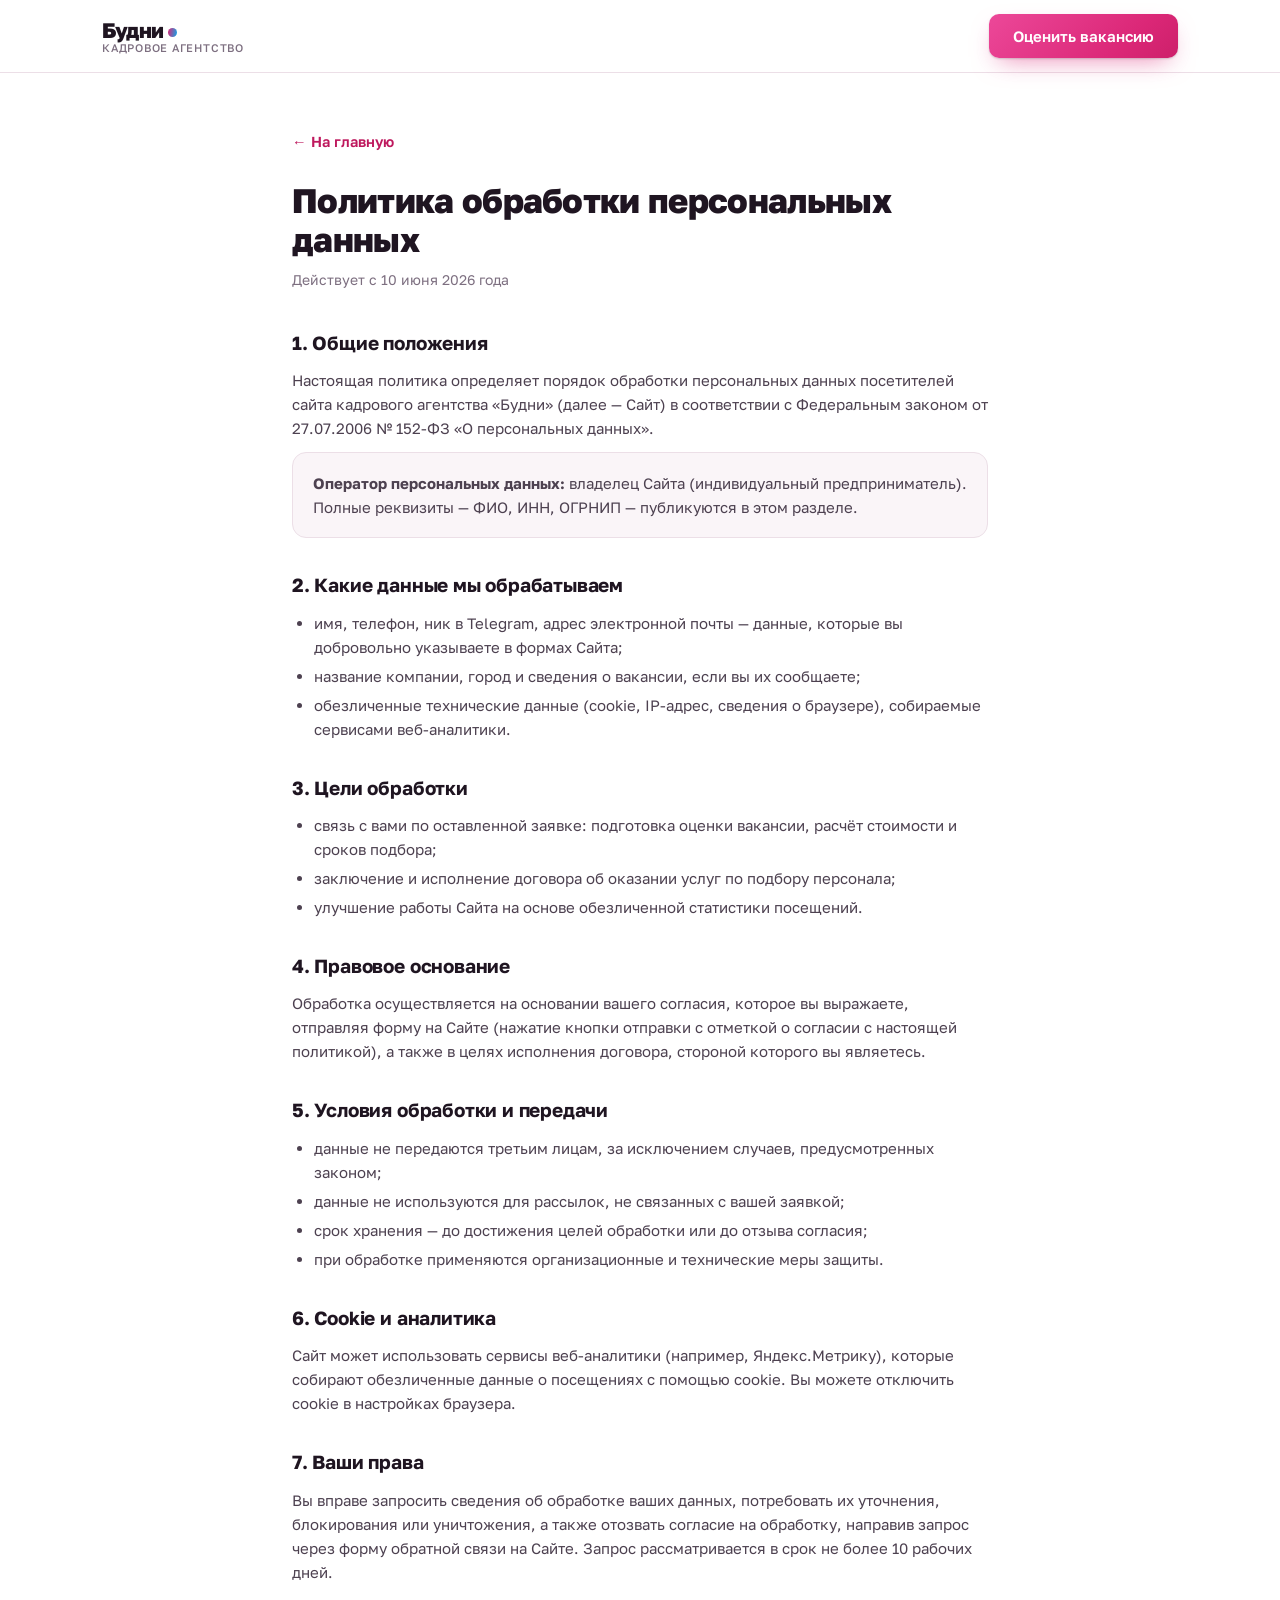
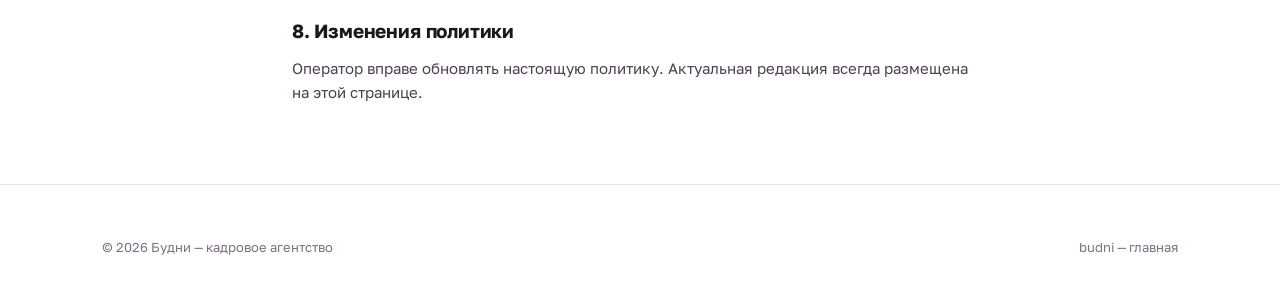
<file: privacy.html>
<!DOCTYPE html>
<html lang="ru">
<head>
  <meta charset="UTF-8">
  <meta name="viewport" content="width=device-width, initial-scale=1.0">
  <title>Политика обработки персональных данных — Будни</title>
  <meta name="robots" content="noindex, follow">
  <link rel="icon" href="data:image/svg+xml,%3Csvg xmlns='http://www.w3.org/2000/svg' viewBox='0 0 32 32'%3E%3Crect width='32' height='32' rx='7' fill='%23db2777'/%3E%3Ctext x='16' y='23' font-family='Arial, sans-serif' font-size='19' font-weight='800' fill='%23fff' text-anchor='middle'%3E%D0%91%3C/text%3E%3C/svg%3E">
  <link rel="stylesheet" href="fonts/golos.css?v=7">
  <link rel="stylesheet" href="css/styles.css?v=7">
  <style>
    .legal { max-width: 760px; margin: 0 auto; padding: 56px 32px 80px; }
    .legal h1 { font-size: clamp(26px, 3vw, 34px); font-weight: 800; letter-spacing: -0.02em; line-height: 1.15; margin-bottom: 10px; }
    .legal .legal-date { color: var(--ink-muted); font-size: 14px; margin-bottom: 36px; }
    .legal h2 { font-size: 19px; font-weight: 700; letter-spacing: -0.01em; margin: 32px 0 10px; }
    .legal p, .legal li { font-size: 15px; color: var(--ink-soft); }
    .legal ul { padding-left: 22px; margin: 8px 0; }
    .legal li { margin: 5px 0; }
    .legal .back { display: inline-flex; margin-bottom: 28px; color: var(--primary-deep); text-decoration: none; font-weight: 600; font-size: 14.5px; }
    .legal .back:hover { text-decoration: underline; }
    .legal .requisites { background: var(--surface); border: 1px solid var(--line); border-radius: var(--radius); padding: 18px 20px; margin-top: 12px; }
  </style>
</head>
<body>
  <header class="header">
    <div class="wrap header-in">
      <a class="brand" href="index.html">
        <span class="brand-name">Будни<span class="brand-dot"></span></span>
        <span class="brand-tag">кадровое агентство</span>
      </a>
      <div class="header-cta">
        <a class="btn btn-primary" href="index.html#contact">Оценить вакансию</a>
      </div>
    </div>
  </header>

  <main class="legal">
    <a class="back" href="index.html">← На главную</a>
    <h1>Политика обработки персональных данных</h1>
    <p class="legal-date">Действует с 10 июня 2026 года</p>

    <h2>1. Общие положения</h2>
    <p>Настоящая политика определяет порядок обработки персональных данных посетителей сайта кадрового агентства «Будни» (далее — Сайт) в соответствии с Федеральным законом от 27.07.2006 № 152-ФЗ «О персональных данных».</p>
    <div class="requisites">
      <p><b>Оператор персональных данных:</b> владелец Сайта (индивидуальный предприниматель). Полные реквизиты — ФИО, ИНН, ОГРНИП — публикуются в этом разделе.</p>
    </div>

    <h2>2. Какие данные мы обрабатываем</h2>
    <ul>
      <li>имя, телефон, ник в Telegram, адрес электронной почты — данные, которые вы добровольно указываете в формах Сайта;</li>
      <li>название компании, город и сведения о вакансии, если вы их сообщаете;</li>
      <li>обезличенные технические данные (cookie, IP-адрес, сведения о браузере), собираемые сервисами веб-аналитики.</li>
    </ul>

    <h2>3. Цели обработки</h2>
    <ul>
      <li>связь с вами по оставленной заявке: подготовка оценки вакансии, расчёт стоимости и сроков подбора;</li>
      <li>заключение и исполнение договора об оказании услуг по подбору персонала;</li>
      <li>улучшение работы Сайта на основе обезличенной статистики посещений.</li>
    </ul>

    <h2>4. Правовое основание</h2>
    <p>Обработка осуществляется на основании вашего согласия, которое вы выражаете, отправляя форму на Сайте (нажатие кнопки отправки с отметкой о согласии с настоящей политикой), а также в целях исполнения договора, стороной которого вы являетесь.</p>

    <h2>5. Условия обработки и передачи</h2>
    <ul>
      <li>данные не передаются третьим лицам, за исключением случаев, предусмотренных законом;</li>
      <li>данные не используются для рассылок, не связанных с вашей заявкой;</li>
      <li>срок хранения — до достижения целей обработки или до отзыва согласия;</li>
      <li>при обработке применяются организационные и технические меры защиты.</li>
    </ul>

    <h2>6. Cookie и аналитика</h2>
    <p>Сайт может использовать сервисы веб-аналитики (например, Яндекс.Метрику), которые собирают обезличенные данные о посещениях с помощью cookie. Вы можете отключить cookie в настройках браузера.</p>

    <h2>7. Ваши права</h2>
    <p>Вы вправе запросить сведения об обработке ваших данных, потребовать их уточнения, блокирования или уничтожения, а также отозвать согласие на обработку, направив запрос через форму обратной связи на Сайте. Запрос рассматривается в срок не более 10 рабочих дней.</p>

    <h2>8. Изменения политики</h2>
    <p>Оператор вправе обновлять настоящую политику. Актуальная редакция всегда размещена на этой странице.</p>
  </main>

  <footer class="footer">
    <div class="wrap">
      <div class="footer-bottom" style="border-top: none; padding-top: 0;">
        <span>© 2026 Будни — кадровое агентство</span>
        <a href="index.html" style="color: var(--ink-muted); text-decoration: none;">budni — главная</a>
      </div>
    </div>
  </footer>
</body>
</html>
</file>
<file: fonts/golos.css>
/* cyrillic-ext */
@font-face {
  font-family: 'Golos Text';
  font-style: normal;
  font-weight: 400;
  font-display: swap;
  src: url(./q5uCsoe9Lv5t7Meb31EcEx58hLxR.woff2) format('woff2');
  unicode-range: U+0460-052F, U+1C80-1C8A, U+20B4, U+2DE0-2DFF, U+A640-A69F, U+FE2E-FE2F;
}
/* cyrillic */
@font-face {
  font-family: 'Golos Text';
  font-style: normal;
  font-weight: 400;
  font-display: swap;
  src: url(./q5uCsoe9Lv5t7Meb31EcExd8hLxR.woff2) format('woff2');
  unicode-range: U+0301, U+0400-045F, U+0490-0491, U+04B0-04B1, U+2116;
}
/* latin-ext */
@font-face {
  font-family: 'Golos Text';
  font-style: normal;
  font-weight: 400;
  font-display: swap;
  src: url(./q5uCsoe9Lv5t7Meb31EcEx18hLxR.woff2) format('woff2');
  unicode-range: U+0100-02BA, U+02BD-02C5, U+02C7-02CC, U+02CE-02D7, U+02DD-02FF, U+0304, U+0308, U+0329, U+1D00-1DBF, U+1E00-1E9F, U+1EF2-1EFF, U+2020, U+20A0-20AB, U+20AD-20C0, U+2113, U+2C60-2C7F, U+A720-A7FF;
}
/* latin */
@font-face {
  font-family: 'Golos Text';
  font-style: normal;
  font-weight: 400;
  font-display: swap;
  src: url(./q5uCsoe9Lv5t7Meb31EcExN8hA.woff2) format('woff2');
  unicode-range: U+0000-00FF, U+0131, U+0152-0153, U+02BB-02BC, U+02C6, U+02DA, U+02DC, U+0304, U+0308, U+0329, U+2000-206F, U+20AC, U+2122, U+2191, U+2193, U+2212, U+2215, U+FEFF, U+FFFD;
}
/* cyrillic-ext */
@font-face {
  font-family: 'Golos Text';
  font-style: normal;
  font-weight: 500;
  font-display: swap;
  src: url(./q5uCsoe9Lv5t7Meb31EcEx58hLxR.woff2) format('woff2');
  unicode-range: U+0460-052F, U+1C80-1C8A, U+20B4, U+2DE0-2DFF, U+A640-A69F, U+FE2E-FE2F;
}
/* cyrillic */
@font-face {
  font-family: 'Golos Text';
  font-style: normal;
  font-weight: 500;
  font-display: swap;
  src: url(./q5uCsoe9Lv5t7Meb31EcExd8hLxR.woff2) format('woff2');
  unicode-range: U+0301, U+0400-045F, U+0490-0491, U+04B0-04B1, U+2116;
}
/* latin-ext */
@font-face {
  font-family: 'Golos Text';
  font-style: normal;
  font-weight: 500;
  font-display: swap;
  src: url(./q5uCsoe9Lv5t7Meb31EcEx18hLxR.woff2) format('woff2');
  unicode-range: U+0100-02BA, U+02BD-02C5, U+02C7-02CC, U+02CE-02D7, U+02DD-02FF, U+0304, U+0308, U+0329, U+1D00-1DBF, U+1E00-1E9F, U+1EF2-1EFF, U+2020, U+20A0-20AB, U+20AD-20C0, U+2113, U+2C60-2C7F, U+A720-A7FF;
}
/* latin */
@font-face {
  font-family: 'Golos Text';
  font-style: normal;
  font-weight: 500;
  font-display: swap;
  src: url(./q5uCsoe9Lv5t7Meb31EcExN8hA.woff2) format('woff2');
  unicode-range: U+0000-00FF, U+0131, U+0152-0153, U+02BB-02BC, U+02C6, U+02DA, U+02DC, U+0304, U+0308, U+0329, U+2000-206F, U+20AC, U+2122, U+2191, U+2193, U+2212, U+2215, U+FEFF, U+FFFD;
}
/* cyrillic-ext */
@font-face {
  font-family: 'Golos Text';
  font-style: normal;
  font-weight: 600;
  font-display: swap;
  src: url(./q5uCsoe9Lv5t7Meb31EcEx58hLxR.woff2) format('woff2');
  unicode-range: U+0460-052F, U+1C80-1C8A, U+20B4, U+2DE0-2DFF, U+A640-A69F, U+FE2E-FE2F;
}
/* cyrillic */
@font-face {
  font-family: 'Golos Text';
  font-style: normal;
  font-weight: 600;
  font-display: swap;
  src: url(./q5uCsoe9Lv5t7Meb31EcExd8hLxR.woff2) format('woff2');
  unicode-range: U+0301, U+0400-045F, U+0490-0491, U+04B0-04B1, U+2116;
}
/* latin-ext */
@font-face {
  font-family: 'Golos Text';
  font-style: normal;
  font-weight: 600;
  font-display: swap;
  src: url(./q5uCsoe9Lv5t7Meb31EcEx18hLxR.woff2) format('woff2');
  unicode-range: U+0100-02BA, U+02BD-02C5, U+02C7-02CC, U+02CE-02D7, U+02DD-02FF, U+0304, U+0308, U+0329, U+1D00-1DBF, U+1E00-1E9F, U+1EF2-1EFF, U+2020, U+20A0-20AB, U+20AD-20C0, U+2113, U+2C60-2C7F, U+A720-A7FF;
}
/* latin */
@font-face {
  font-family: 'Golos Text';
  font-style: normal;
  font-weight: 600;
  font-display: swap;
  src: url(./q5uCsoe9Lv5t7Meb31EcExN8hA.woff2) format('woff2');
  unicode-range: U+0000-00FF, U+0131, U+0152-0153, U+02BB-02BC, U+02C6, U+02DA, U+02DC, U+0304, U+0308, U+0329, U+2000-206F, U+20AC, U+2122, U+2191, U+2193, U+2212, U+2215, U+FEFF, U+FFFD;
}
/* cyrillic-ext */
@font-face {
  font-family: 'Golos Text';
  font-style: normal;
  font-weight: 700;
  font-display: swap;
  src: url(./q5uCsoe9Lv5t7Meb31EcEx58hLxR.woff2) format('woff2');
  unicode-range: U+0460-052F, U+1C80-1C8A, U+20B4, U+2DE0-2DFF, U+A640-A69F, U+FE2E-FE2F;
}
/* cyrillic */
@font-face {
  font-family: 'Golos Text';
  font-style: normal;
  font-weight: 700;
  font-display: swap;
  src: url(./q5uCsoe9Lv5t7Meb31EcExd8hLxR.woff2) format('woff2');
  unicode-range: U+0301, U+0400-045F, U+0490-0491, U+04B0-04B1, U+2116;
}
/* latin-ext */
@font-face {
  font-family: 'Golos Text';
  font-style: normal;
  font-weight: 700;
  font-display: swap;
  src: url(./q5uCsoe9Lv5t7Meb31EcEx18hLxR.woff2) format('woff2');
  unicode-range: U+0100-02BA, U+02BD-02C5, U+02C7-02CC, U+02CE-02D7, U+02DD-02FF, U+0304, U+0308, U+0329, U+1D00-1DBF, U+1E00-1E9F, U+1EF2-1EFF, U+2020, U+20A0-20AB, U+20AD-20C0, U+2113, U+2C60-2C7F, U+A720-A7FF;
}
/* latin */
@font-face {
  font-family: 'Golos Text';
  font-style: normal;
  font-weight: 700;
  font-display: swap;
  src: url(./q5uCsoe9Lv5t7Meb31EcExN8hA.woff2) format('woff2');
  unicode-range: U+0000-00FF, U+0131, U+0152-0153, U+02BB-02BC, U+02C6, U+02DA, U+02DC, U+0304, U+0308, U+0329, U+2000-206F, U+20AC, U+2122, U+2191, U+2193, U+2212, U+2215, U+FEFF, U+FFFD;
}
/* cyrillic-ext */
@font-face {
  font-family: 'Golos Text';
  font-style: normal;
  font-weight: 800;
  font-display: swap;
  src: url(./q5uCsoe9Lv5t7Meb31EcEx58hLxR.woff2) format('woff2');
  unicode-range: U+0460-052F, U+1C80-1C8A, U+20B4, U+2DE0-2DFF, U+A640-A69F, U+FE2E-FE2F;
}
/* cyrillic */
@font-face {
  font-family: 'Golos Text';
  font-style: normal;
  font-weight: 800;
  font-display: swap;
  src: url(./q5uCsoe9Lv5t7Meb31EcExd8hLxR.woff2) format('woff2');
  unicode-range: U+0301, U+0400-045F, U+0490-0491, U+04B0-04B1, U+2116;
}
/* latin-ext */
@font-face {
  font-family: 'Golos Text';
  font-style: normal;
  font-weight: 800;
  font-display: swap;
  src: url(./q5uCsoe9Lv5t7Meb31EcEx18hLxR.woff2) format('woff2');
  unicode-range: U+0100-02BA, U+02BD-02C5, U+02C7-02CC, U+02CE-02D7, U+02DD-02FF, U+0304, U+0308, U+0329, U+1D00-1DBF, U+1E00-1E9F, U+1EF2-1EFF, U+2020, U+20A0-20AB, U+20AD-20C0, U+2113, U+2C60-2C7F, U+A720-A7FF;
}
/* latin */
@font-face {
  font-family: 'Golos Text';
  font-style: normal;
  font-weight: 800;
  font-display: swap;
  src: url(./q5uCsoe9Lv5t7Meb31EcExN8hA.woff2) format('woff2');
  unicode-range: U+0000-00FF, U+0131, U+0152-0153, U+02BB-02BC, U+02C6, U+02DA, U+02DC, U+0304, U+0308, U+0329, U+2000-206F, U+20AC, U+2122, U+2191, U+2193, U+2212, U+2215, U+FEFF, U+FFFD;
}
</file>
<file: css/styles.css>
/* ============ Будни — HR-OS direct-response landing ============ */
/* Golos Text is loaded via <link> in index.html. */

* { margin: 0; padding: 0; box-sizing: border-box; }

:root {
  --ink: #1f1521;
  --ink-soft: #4d4150;
  --ink-muted: #7d6f80;
  --primary: #db2777;
  --primary-deep: #be185d;
  --accent: #ec4899;
  --sky: #0ea5e9;
  --blue: #0369a1;
  --green: #15803d;
  --red: #b91c1c;
  --amber: #b45309;
  --bg: #ffffff;
  --surface: #faf5f8;
  --surface-deep: #f4e9f0;
  --line: #ecdfe7;
  --radius: 14px;
  --font: 'Golos Text', -apple-system, BlinkMacSystemFont, 'Segoe UI', sans-serif;
  --shadow-sm: 0 1px 3px rgba(31, 21, 33, 0.07);
  --shadow-md: 0 12px 32px -8px rgba(31, 21, 33, 0.14);
  --shadow-lg: 0 24px 64px -16px rgba(31, 21, 33, 0.22);
  --grad: linear-gradient(100deg, var(--primary), var(--sky));
}

html { scroll-behavior: smooth; }
html, body { overflow-x: clip; }

body {
  font-family: var(--font);
  color: var(--ink);
  background: var(--bg);
  line-height: 1.6;
  font-size: 16px;
}
/* Smooth only light-on-dark text: antialiased thins glyphs on light
   backgrounds of non-Retina macOS screens and reads as blurry. */
.calc-result, .cta-band, .price-card.featured, .section-dark { -webkit-font-smoothing: antialiased; }

[hidden] { display: none !important; }

::selection { background: color-mix(in srgb, var(--primary) 22%, transparent); }
:focus-visible { outline: 2px solid var(--primary); outline-offset: 2px; border-radius: 4px; }

.wrap { max-width: 1140px; margin: 0 auto; padding: 0 32px; }
section[id] { scroll-margin-top: 84px; }

.reveal { opacity: 0; transform: translateY(18px); transition: opacity 0.6s ease, transform 0.6s cubic-bezier(0.16, 1, 0.3, 1); }
.reveal.visible { opacity: 1; transform: translateY(0); }
@media (prefers-reduced-motion: reduce) {
  .reveal { opacity: 1; transform: none; transition: none; }
}

/* ---------- Header ---------- */
.header {
  position: sticky; top: 0; z-index: 900;
  background: rgba(255, 255, 255, 0.86);
  backdrop-filter: blur(16px);
  -webkit-backdrop-filter: blur(16px);
  border-bottom: 1px solid var(--line);
  transition: box-shadow 0.25s ease;
}
.header.scrolled { box-shadow: 0 10px 28px -18px rgba(31, 21, 33, 0.35); }
.header-in { display: flex; align-items: center; justify-content: space-between; height: 72px; gap: 20px; }
.brand { display: flex; flex-direction: column; text-decoration: none; line-height: 1.15; flex-shrink: 0; }
.brand-name { font-size: 21px; font-weight: 800; letter-spacing: -0.02em; color: var(--ink); }
.brand-dot { width: 9px; height: 9px; border-radius: 50%; background: var(--grad); display: inline-block; transform: translateY(-1px); margin-left: 4px; }
.brand-tag { font-size: 11px; font-weight: 500; color: var(--ink-muted); letter-spacing: 0.07em; text-transform: uppercase; }
.nav { display: flex; gap: 22px; list-style: none; }
.nav a { color: var(--ink-soft); text-decoration: none; font-size: 14.5px; font-weight: 500; transition: color 0.2s ease; white-space: nowrap; }
.nav a:hover { color: var(--primary); }
.header-cta { display: flex; align-items: center; gap: 16px; flex-shrink: 0; }
.header-link { color: var(--ink); text-decoration: none; font-weight: 600; font-size: 14.5px; white-space: nowrap; }
.header-link:hover { color: var(--primary); }
.nav-toggle {
  display: none; align-items: center; justify-content: center;
  background: none; border: none; cursor: pointer; padding: 8px; margin-right: -8px;
  color: var(--ink); border-radius: 8px;
}
.nav-toggle:hover { color: var(--primary); }
.mobile-nav {
  display: none; position: absolute; top: 100%; left: 0; right: 0;
  background: rgba(255, 255, 255, 0.98);
  backdrop-filter: blur(16px);
  -webkit-backdrop-filter: blur(16px);
  border-bottom: 1px solid var(--line); box-shadow: var(--shadow-md);
  padding: 8px 0 14px;
}
.mobile-nav a {
  display: block; padding: 11px 32px; text-decoration: none;
  color: var(--ink-soft); font-weight: 500; font-size: 15.5px;
}
.mobile-nav a:hover { color: var(--primary); }
@media (max-width: 900px) {
  .nav-toggle { display: inline-flex; }
  .mobile-nav.open { display: block; }
}

/* ---------- Buttons ---------- */
.btn {
  display: inline-flex; align-items: center; justify-content: center; gap: 8px;
  padding: 13px 24px; border: none; border-radius: 10px;
  font-family: var(--font); font-size: 15px; font-weight: 600;
  cursor: pointer; text-decoration: none; line-height: 1.2; white-space: nowrap;
  transition: all 0.22s ease;
}
.btn:active { transform: translateY(1px); }
.btn-primary {
  background: linear-gradient(135deg, var(--accent), var(--primary) 55%, var(--primary-deep));
  background-size: 130% 130%; background-position: 0% 0%;
  color: #fff;
  box-shadow: 0 1px 2px rgba(31, 21, 33, 0.18), 0 10px 26px -10px color-mix(in srgb, var(--primary) 60%, transparent);
}
.btn-primary:hover {
  background-position: 90% 90%;
  transform: translateY(-1px);
  box-shadow: 0 2px 4px rgba(31, 21, 33, 0.16), 0 16px 34px -10px color-mix(in srgb, var(--primary) 70%, transparent);
}
.btn-ghost { background: transparent; color: var(--ink); border: 1.5px solid var(--line); }
.btn-ghost:hover { border-color: var(--primary); color: var(--primary); background: color-mix(in srgb, var(--primary) 4%, transparent); }
.btn-lg { padding: 16px 30px; font-size: 16px; border-radius: 12px; }
.btn-on-dark { background: #fff; color: var(--ink); }
.btn-on-dark:hover { background: var(--surface); transform: translateY(-1px); }
.btn-block { width: 100%; }
.section-cta { margin-top: 36px; display: flex; justify-content: center; }

/* ---------- Badges ---------- */
.badge {
  display: inline-flex; align-items: center; gap: 6px;
  font-size: 12px; font-weight: 700; padding: 4px 11px; border-radius: 100px;
  white-space: nowrap;
}
.badge::before { content: ''; width: 6px; height: 6px; border-radius: 50%; background: currentColor; flex-shrink: 0; }
.badge-ok { color: var(--green); background: rgba(21, 128, 61, 0.09); }
.badge-warn { color: var(--amber); background: rgba(180, 83, 9, 0.1); }
.badge-risk { color: var(--red); background: rgba(185, 28, 28, 0.08); }
.badge-info { color: var(--blue); background: color-mix(in srgb, var(--blue) 9%, transparent); }
.badge-primary { color: var(--primary-deep); background: color-mix(in srgb, var(--primary) 9%, transparent); }

/* ---------- Hero ---------- */
.hero {
  position: relative; padding: 48px 0 56px; overflow: hidden;
  background:
    radial-gradient(880px 480px at 88% -12%, color-mix(in srgb, var(--sky) 13%, transparent), transparent 62%),
    radial-gradient(760px 480px at -8% 38%, color-mix(in srgb, var(--primary) 9%, transparent), transparent 62%);
}
.hero::before {
  content: ''; position: absolute; inset: 0; pointer-events: none;
  background-image: radial-gradient(color-mix(in srgb, var(--ink) 8%, transparent) 1px, transparent 1px);
  background-size: 24px 24px;
  -webkit-mask-image: linear-gradient(to bottom, rgba(0,0,0,0.55), transparent 72%);
  mask-image: linear-gradient(to bottom, rgba(0,0,0,0.55), transparent 72%);
}
.hero > .wrap { position: relative; }
.hero-grid { display: grid; grid-template-columns: 0.94fr 1.06fr; gap: 48px; align-items: center; }
.hero-kicker {
  display: inline-flex; align-items: center; gap: 8px;
  font-size: 13px; font-weight: 600; letter-spacing: 0.08em; text-transform: uppercase;
  color: var(--primary-deep); margin-bottom: 16px;
}
.hero-kicker::before { content: ''; width: 26px; height: 2px; background: var(--grad); border-radius: 2px; }
.hero h1 {
  font-size: clamp(32px, 3.9vw, 47px); line-height: 1.1; font-weight: 800;
  letter-spacing: -0.025em; margin-bottom: 18px; text-wrap: balance;
}
.hero h1 em {
  font-style: normal;
  background: var(--grad);
  -webkit-background-clip: text; background-clip: text;
  color: transparent; -webkit-text-fill-color: transparent;
}
.hero-sub { font-size: 17.5px; color: var(--ink-soft); max-width: 500px; margin-bottom: 22px; text-wrap: pretty; }
.hero-actions { display: flex; gap: 12px; flex-wrap: wrap; margin-bottom: 12px; }
.hero-micro { font-size: 13.5px; color: var(--ink-muted); margin-bottom: 22px; }
.hero-trust { display: flex; }
.hero-trust-item {
  display: flex; flex-direction: column; gap: 2px;
  padding: 0 24px; border-left: 2px solid var(--line);
}
.hero-trust-item:first-child { padding-left: 0; border-left: none; }
.hero-trust-num { font-size: 19px; font-weight: 800; letter-spacing: -0.02em; color: var(--ink); white-space: nowrap; }
.hero-trust-label { font-size: 12.5px; color: var(--ink-muted); }

/* ---------- Dashboard ---------- */
.dash {
  background: #fff; border: 1px solid var(--line); border-radius: 16px;
  box-shadow: var(--shadow-md); overflow: hidden;
}
.dash-head {
  display: flex; justify-content: space-between; align-items: center; gap: 12px;
  padding: 12px 18px; border-bottom: 1px solid var(--line);
}
.dash-title { font-size: 13.5px; font-weight: 700; }
.dash-sub { font-size: 12px; color: var(--ink-muted); }
.dash-body { padding: 16px 18px; display: grid; grid-template-columns: 1.1fr 0.9fr; gap: 16px; }
.funnel-row { display: grid; grid-template-columns: 78px 1fr 30px; align-items: center; gap: 10px; }
.funnel-row + .funnel-row { margin-top: 8px; }
.funnel-label { font-size: 12px; font-weight: 600; color: var(--ink-soft); }
.funnel-track { height: 18px; background: var(--surface); border-radius: 6px; overflow: hidden; }
.funnel-bar { height: 100%; border-radius: 6px; background: linear-gradient(90deg, var(--primary), color-mix(in srgb, var(--primary) 55%, var(--sky))); transform-origin: left; animation: funnelGrow 0.9s cubic-bezier(0.16, 1, 0.3, 1) both; }
.funnel-bar.bar-out { background: var(--green); }
.funnel-row:nth-child(2) .funnel-bar { animation-delay: 0.1s; }
.funnel-row:nth-child(3) .funnel-bar { animation-delay: 0.2s; }
.funnel-row:nth-child(4) .funnel-bar { animation-delay: 0.3s; }
.funnel-row:nth-child(5) .funnel-bar { animation-delay: 0.4s; }
@keyframes funnelGrow { from { transform: scaleX(0); } to { transform: scaleX(1); } }
@media (prefers-reduced-motion: reduce) { .funnel-bar { animation: none; } }
.funnel-num { font-size: 12.5px; font-weight: 700; text-align: right; }
.dash-side { display: flex; flex-direction: column; gap: 12px; }
.dash-panel { border: 1px solid var(--line); border-radius: 10px; padding: 10px 12px; }
.dash-panel-title { font-size: 11px; font-weight: 700; letter-spacing: 0.07em; text-transform: uppercase; color: var(--ink-muted); margin-bottom: 9px; }
.dash-panel .badge { margin: 0 6px 6px 0; }
.dash-reco { font-size: 12.5px; color: var(--ink-soft); line-height: 1.45; }
.dash-reco b { color: var(--ink); }
.dash-cands { display: grid; grid-template-columns: 1fr 1fr; gap: 10px; padding: 0 18px 16px; }
.cand { border: 1px solid var(--line); border-radius: 10px; padding: 10px 12px; display: flex; flex-direction: column; gap: 7px; }
.cand-top { display: flex; align-items: center; gap: 9px; }
.cand-avatar {
  width: 30px; height: 30px; border-radius: 50%; flex-shrink: 0;
  display: flex; align-items: center; justify-content: center;
  font-size: 11px; font-weight: 700; color: #fff;
}
.cand-name { font-size: 12.5px; font-weight: 700; line-height: 1.2; }
.cand-role { font-size: 11px; color: var(--ink-muted); }

/* ---------- Sections ---------- */
.section { padding: 84px 0; }
.section-surface { background: var(--surface); }
.section-head { max-width: 660px; margin-bottom: 44px; }
.section-head.centered { margin-inline: auto; text-align: center; }
.section-kicker {
  display: inline-flex; align-items: center; gap: 8px;
  padding: 6px 14px; border-radius: 100px;
  background: color-mix(in srgb, var(--primary) 8%, transparent);
  font-size: 12.5px; font-weight: 700; letter-spacing: 0.07em; text-transform: uppercase;
  color: var(--primary-deep); margin-bottom: 16px;
}
.section-kicker::before { content: ''; width: 6px; height: 6px; border-radius: 50%; background: var(--primary-deep); flex-shrink: 0; }
.section-title {
  font-size: clamp(26px, 2.9vw, 36px); font-weight: 800; letter-spacing: -0.02em;
  line-height: 1.14; margin-bottom: 14px; text-wrap: balance;
}
.section-sub { font-size: 16.5px; color: var(--ink-soft); text-wrap: pretty; }

/* Hairline hover accent shared by cards */
.pain-card, .svc-card, .price-card, .guar-card, .obj-card { position: relative; }
.pain-card::after, .svc-card::after, .price-card::after, .guar-card::after, .obj-card::after {
  content: ''; position: absolute; top: 0; left: 28px; right: 28px; height: 2.5px;
  border-radius: 0 0 3px 3px; background: var(--grad);
  opacity: 0; transition: opacity 0.3s ease;
}
.pain-card:hover::after, .svc-card:hover::after, .price-card:hover::after, .guar-card:hover::after, .obj-card:hover::after { opacity: 1; }

/* ---------- Pain panel ---------- */
.pain-grid { display: grid; grid-template-columns: repeat(3, minmax(0, 1fr)); gap: 18px; }
.pain-card {
  background: #fff; border: 1px solid var(--line); border-radius: var(--radius);
  padding: 24px; display: flex; flex-direction: column; gap: 10px;
  transition: border-color 0.2s ease, box-shadow 0.3s ease, transform 0.3s ease;
}
.pain-card:hover { border-color: color-mix(in srgb, var(--primary) 32%, var(--line)); box-shadow: var(--shadow-md); transform: translateY(-4px); }
.pain-ind { display: flex; align-items: center; gap: 8px; font-size: 11.5px; font-weight: 700; letter-spacing: 0.06em; text-transform: uppercase; color: var(--red); }
.pain-ind::before { content: ''; width: 8px; height: 8px; border-radius: 50%; background: var(--red); opacity: 0.85; }
.pain-card h4 { font-size: 17px; font-weight: 700; letter-spacing: -0.01em; }
.pain-card p { font-size: 14.5px; color: var(--ink-soft); }

/* ---------- Report block ---------- */
.report-grid { display: grid; grid-template-columns: 1fr 1.05fr; gap: 48px; align-items: center; }
.report-list { list-style: none; display: flex; flex-direction: column; gap: 13px; margin: 24px 0 30px; }
.report-list li { display: flex; gap: 12px; align-items: flex-start; font-size: 15.5px; color: var(--ink-soft); }
.report-list li svg { flex-shrink: 0; margin-top: 3px; color: var(--primary); }
.report-card {
  background: #fff; border: 1px solid var(--line); border-radius: 16px;
  box-shadow: var(--shadow-md); overflow: hidden;
}
.report-head { padding: 16px 22px; border-bottom: 1px solid var(--line); display: flex; justify-content: space-between; align-items: center; gap: 12px; }
.report-title { font-size: 13.5px; font-weight: 700; }
.report-body { padding: 20px 22px; display: flex; flex-direction: column; gap: 14px; }
.report-row { display: flex; justify-content: space-between; align-items: center; gap: 14px; font-size: 14px; padding-bottom: 13px; border-bottom: 1px solid var(--line); }
.report-row:last-child { border-bottom: none; padding-bottom: 0; }
.report-row .label { color: var(--ink-muted); }
.report-row .value { font-weight: 700; text-align: right; }
.report-badges { display: flex; flex-wrap: wrap; gap: 6px; justify-content: flex-end; }
.report-reco { background: var(--surface); border-radius: 10px; padding: 13px 15px; font-size: 13.5px; color: var(--ink-soft); line-height: 1.5; }
.report-reco b { display: block; font-size: 11px; font-weight: 700; letter-spacing: 0.07em; text-transform: uppercase; color: var(--blue); margin-bottom: 5px; }

/* ---------- Quiz ---------- */
.quiz-card {
  background: #fff; border: 1px solid var(--line); border-radius: 16px;
  box-shadow: var(--shadow-md); overflow: hidden;
  display: grid; grid-template-columns: 1.15fr 0.85fr;
}
.quiz-main { padding: 40px; }
.quiz-progress { display: flex; align-items: center; gap: 14px; margin-bottom: 26px; }
.quiz-bar { flex: 1; height: 5px; border-radius: 100px; background: var(--surface); overflow: hidden; }
.quiz-bar-fill { height: 100%; background: var(--grad); border-radius: 100px; transition: width 0.3s ease; }
.quiz-step-label { font-size: 13px; font-weight: 600; color: var(--ink-muted); white-space: nowrap; }
.quiz-q { font-size: 19px; font-weight: 700; letter-spacing: -0.01em; margin-bottom: 18px; }
.quiz-options { display: flex; flex-direction: column; gap: 10px; margin-bottom: 18px; }
.quiz-option {
  text-align: left; padding: 14px 17px; border: 1.5px solid var(--line); border-radius: 11px;
  background: #fff; font-family: var(--font); font-size: 15px; font-weight: 500; color: var(--ink);
  cursor: pointer; transition: border-color 0.2s ease, background 0.2s ease, transform 0.15s ease;
}
.quiz-option:hover { border-color: var(--primary); transform: translateX(3px); }
.quiz-option.selected { border-color: var(--primary); background: color-mix(in srgb, var(--primary) 6%, transparent); }
.quiz-back {
  background: none; border: none; font-family: var(--font); font-size: 14px; font-weight: 600;
  color: var(--ink-muted); cursor: pointer; padding: 6px 0;
}
.quiz-back:hover { color: var(--primary); }
.quiz-side { background: var(--surface); border-left: 1px solid var(--line); padding: 40px 32px; }
.quiz-side-title { font-size: 11.5px; font-weight: 700; letter-spacing: 0.07em; text-transform: uppercase; color: var(--ink-muted); margin-bottom: 18px; }
.quiz-summary { display: flex; flex-direction: column; gap: 13px; }
.quiz-summary-item { font-size: 14px; }
.quiz-summary-item .k { color: var(--ink-muted); font-size: 12px; display: block; }
.quiz-summary-item .v { font-weight: 600; }
.quiz-summary-item .v.empty { color: var(--line); font-weight: 500; }

/* ---------- Services ---------- */
.svc-grid { display: grid; grid-template-columns: repeat(3, minmax(0, 1fr)); gap: 20px; }
.svc-card {
  background: #fff; border: 1px solid var(--line); border-radius: var(--radius);
  padding: 30px 28px; display: flex; flex-direction: column;
  transition: box-shadow 0.25s ease, transform 0.25s ease;
}
.svc-card:hover { box-shadow: var(--shadow-md); transform: translateY(-4px); }
.svc-icon {
  width: 54px; height: 54px; border-radius: 14px; margin-bottom: 20px;
  display: flex; align-items: center; justify-content: center; flex-shrink: 0;
}
.svc-icon.tint-a { background: linear-gradient(135deg, color-mix(in srgb, var(--primary) 16%, transparent), color-mix(in srgb, var(--primary) 7%, transparent)); color: var(--primary); }
.svc-icon.tint-b { background: linear-gradient(135deg, color-mix(in srgb, var(--sky) 16%, transparent), color-mix(in srgb, var(--sky) 7%, transparent)); color: var(--sky); }
.svc-icon.tint-c { background: linear-gradient(135deg, rgba(124, 58, 237, 0.16), rgba(124, 58, 237, 0.07)); color: #7c3aed; }
.svc-card h3 { font-size: 20px; font-weight: 800; letter-spacing: -0.015em; margin-bottom: 8px; }
.svc-for { font-size: 13.5px; color: var(--ink-muted); margin-bottom: 18px; }
.svc-for b { color: var(--ink-soft); font-weight: 600; }
.svc-list { list-style: none; display: flex; flex-direction: column; gap: 10px; margin-bottom: 20px; }
.svc-list li { display: flex; gap: 10px; align-items: flex-start; font-size: 14px; color: var(--ink-soft); }
.svc-list li svg { flex-shrink: 0; margin-top: 3px; color: var(--primary); }
.svc-meta { margin-top: auto; padding-top: 16px; border-top: 1px solid var(--line); margin-bottom: 18px; }
.svc-meta-item { display: flex; flex-direction: column; }
.svc-meta-num { font-weight: 800; font-size: 18px; letter-spacing: -0.015em; color: var(--ink); }
.svc-meta-label { font-size: 13px; color: var(--ink-muted); }
.svc-card .btn { white-space: normal; }

/* ---------- Pricing ---------- */
.price-grid { display: grid; grid-template-columns: repeat(3, minmax(0, 1fr)); gap: 20px; align-items: stretch; }
.price-card {
  position: relative;
  background: #fff; border: 1px solid var(--line); border-radius: var(--radius);
  padding: 32px 28px; display: flex; flex-direction: column;
  transition: box-shadow 0.25s ease, transform 0.25s ease;
}
.price-card:hover { box-shadow: var(--shadow-md); transform: translateY(-4px); }
.price-card.featured {
  background: var(--ink); border-color: transparent; color: #fff;
  box-shadow: var(--shadow-lg);
  background-image:
    radial-gradient(360px 240px at 90% -10%, color-mix(in srgb, var(--primary) 36%, transparent), transparent 70%),
    radial-gradient(300px 220px at 0% 110%, color-mix(in srgb, var(--sky) 22%, transparent), transparent 70%);
}
.price-badge {
  position: absolute; top: -12px; left: 28px;
  background: var(--grad); color: #fff;
  font-size: 11.5px; font-weight: 700; letter-spacing: 0.05em; text-transform: uppercase;
  padding: 5px 12px; border-radius: 100px; box-shadow: var(--shadow-md);
}
.price-name { font-size: 13px; font-weight: 700; letter-spacing: 0.07em; text-transform: uppercase; color: var(--ink-muted); margin-bottom: 14px; }
.price-card.featured .price-name { color: rgba(255,255,255,0.6); }
.price-num { font-size: 29px; font-weight: 800; letter-spacing: -0.02em; line-height: 1.1; }
.price-card.featured .price-num { color: #fff; }
.price-unit { font-size: 14px; color: var(--ink-muted); margin: 6px 0 18px; }
.price-card.featured .price-unit { color: rgba(255,255,255,0.62); }
.price-points { list-style: none; display: flex; flex-direction: column; gap: 9px; margin-bottom: 18px; }
.price-points li { display: flex; gap: 10px; align-items: flex-start; font-size: 14px; color: var(--ink-soft); }
.price-points li svg { flex-shrink: 0; margin-top: 3px; color: var(--primary); }
.price-card.featured .price-points li { color: rgba(255,255,255,0.82); }
.price-card.featured .price-points li svg { color: #f9a8d4; }
.price-note { font-size: 13.5px; color: var(--ink-soft); padding-top: 18px; border-top: 1px solid var(--line); margin-top: auto; }
.price-card.featured .price-note { color: rgba(255,255,255,0.72); border-top-color: rgba(255,255,255,0.16); }
.price-disclaimer { margin-top: 24px; font-size: 13.5px; color: var(--ink-muted); max-width: 640px; text-wrap: pretty; }

/* ---------- Calculator ---------- */
.calc-card {
  background: #fff; border: 1px solid var(--line); border-radius: 20px;
  overflow: hidden; display: grid; grid-template-columns: 1.1fr 0.9fr;
  box-shadow: var(--shadow-lg);
}
.calc-controls { padding: 38px; display: flex; flex-direction: column; gap: 26px; }
.mode-switch { display: inline-flex; background: var(--surface-deep); border-radius: 10px; padding: 4px; gap: 2px; align-self: flex-start; }
.mode-switch button {
  border: none; background: transparent; padding: 9px 18px; border-radius: 8px;
  font-family: var(--font); font-size: 14px; font-weight: 600; color: var(--ink-muted);
  cursor: pointer; transition: all 0.2s ease; white-space: nowrap;
}
.mode-switch button.active { background: #fff; color: var(--ink); box-shadow: var(--shadow-sm); }
.calc-range { display: flex; flex-direction: column; gap: 8px; }
.calc-range-head { display: flex; justify-content: space-between; align-items: baseline; gap: 16px; }
.calc-range-head label { font-size: 14.5px; font-weight: 600; }
.calc-range-val { font-weight: 800; font-size: 16px; color: var(--primary-deep); white-space: nowrap; }
.calc-range input[type="range"] {
  -webkit-appearance: none; appearance: none;
  width: 100%; height: 26px; background: transparent; cursor: pointer;
  --fill: 50%;
}
.calc-range input[type="range"]::-webkit-slider-runnable-track {
  height: 6px; border-radius: 100px;
  background: linear-gradient(90deg, var(--primary) var(--fill), var(--surface-deep) var(--fill));
}
.calc-range input[type="range"]::-webkit-slider-thumb {
  -webkit-appearance: none; appearance: none;
  width: 20px; height: 20px; border-radius: 50%; margin-top: -7px;
  background: #fff; border: 2.5px solid var(--primary);
  box-shadow: 0 1px 4px rgba(31, 21, 33, 0.2);
  transition: transform 0.15s ease;
}
.calc-range input[type="range"]::-webkit-slider-thumb:hover { transform: scale(1.12); }
.calc-range input[type="range"]::-moz-range-track { height: 6px; border-radius: 100px; background: var(--surface-deep); }
.calc-range input[type="range"]::-moz-range-progress { height: 6px; border-radius: 100px; background: var(--primary); }
.calc-range input[type="range"]::-moz-range-thumb {
  width: 15px; height: 15px; border-radius: 50%;
  background: #fff; border: 2.5px solid var(--primary);
  box-shadow: 0 1px 4px rgba(31, 21, 33, 0.2);
}
.calc-hint { font-size: 13px; color: var(--ink-muted); }
.calc-includes { border-top: 1px solid var(--line); padding-top: 20px; }
.calc-includes-title { font-size: 11.5px; font-weight: 700; letter-spacing: 0.07em; text-transform: uppercase; color: var(--ink-muted); margin-bottom: 12px; }
.calc-includes ul { list-style: none; display: flex; flex-direction: column; gap: 8px; }
.calc-includes li { display: flex; gap: 9px; align-items: flex-start; font-size: 13.5px; color: var(--ink-soft); }
.calc-includes li svg { flex-shrink: 0; margin-top: 3px; color: var(--primary); }
.calc-result { position: relative; background: var(--ink); color: #fff; padding: 38px; display: flex; flex-direction: column; overflow: hidden; }
.calc-result::before {
  content: ''; position: absolute; inset: 0; pointer-events: none;
  background:
    radial-gradient(340px 240px at 92% -8%, color-mix(in srgb, var(--primary) 38%, transparent), transparent 70%),
    radial-gradient(280px 220px at 0% 108%, color-mix(in srgb, var(--sky) 24%, transparent), transparent 70%);
}
.calc-result > * { position: relative; }
.calc-main { display: flex; flex-direction: column; flex: 1; }
.calc-result-label { font-size: 12.5px; font-weight: 600; letter-spacing: 0.07em; text-transform: uppercase; color: rgba(255,255,255,0.55); margin-bottom: 8px; }
.calc-price {
  font-size: clamp(25px, 2.5vw, 34px); font-weight: 800; letter-spacing: -0.02em; margin-bottom: 16px;
  background: linear-gradient(100deg, #f9a8d4, #7dd3fc);
  -webkit-background-clip: text; background-clip: text;
  color: transparent; -webkit-text-fill-color: transparent;
  align-self: flex-start;
}
.calc-line {
  display: flex; justify-content: space-between; gap: 16px; font-size: 14px;
  color: rgba(255,255,255,0.65); padding: 9px 0; border-bottom: 1px solid rgba(255,255,255,0.12);
}
.calc-line strong { color: #fff; font-weight: 600; }
.calc-note { font-size: 12.5px; color: rgba(255,255,255,0.5); margin: 16px 0 20px; }
.calc-result .btn { align-self: stretch; margin-top: auto; }
.calc-form { display: flex; flex-direction: column; gap: 12px; margin-top: auto; }
.calc-form-summary {
  background: rgba(255,255,255,0.08); border: 1px solid rgba(255,255,255,0.14);
  border-radius: 10px; padding: 12px 14px; font-size: 13px; color: rgba(255,255,255,0.8); line-height: 1.5;
}
.calc-form-summary b { color: #fff; }
.calc-form input {
  padding: 12px 14px; border: 1.5px solid rgba(255,255,255,0.2); border-radius: 9px;
  font-family: var(--font); font-size: 14.5px; color: #fff; background: rgba(255,255,255,0.06); width: 100%;
}
.calc-form input::placeholder { color: rgba(255,255,255,0.45); }
.calc-form input:focus { outline: none; border-color: #fff; }
.calc-form .form-note { color: rgba(255,255,255,0.5); }
.calc-success { min-height: auto; color: #fff; }
.calc-success h3 { color: #fff; }
.calc-success p { color: rgba(255,255,255,0.7); }
.calc-success .success-icon { color: #fff; }

/* ---------- Before / After ---------- */
.ba-grid { display: grid; grid-template-columns: repeat(2, minmax(0, 1fr)); gap: 20px; }
.ba-col { border-radius: 14px; padding: 30px 28px; border: 1px solid var(--line); background: #fff; }
.ba-col.after { border-color: color-mix(in srgb, var(--green) 35%, var(--line)); background: linear-gradient(180deg, rgba(21, 128, 61, 0.04), transparent 60%), #fff; }
.ba-tag { font-size: 11.5px; font-weight: 700; letter-spacing: 0.08em; text-transform: uppercase; margin-bottom: 18px; display: inline-flex; align-items: center; gap: 8px; }
.ba-col.before .ba-tag { color: var(--red); }
.ba-col.after .ba-tag { color: var(--green); }
.ba-list { list-style: none; display: flex; flex-direction: column; gap: 12px; }
.ba-list li { display: flex; gap: 11px; align-items: flex-start; font-size: 15px; color: var(--ink-soft); }
.ba-list li svg { flex-shrink: 0; margin-top: 3px; }
.ba-col.before .ba-list li svg { color: var(--red); }
.ba-col.after .ba-list li svg { color: var(--green); }

/* ---------- Economics: cost line ---------- */
.cost-line { display: flex; flex-wrap: wrap; gap: 14px 0; margin-top: 36px; justify-content: center; }
.cost-item { display: flex; flex-direction: column; padding: 0 26px; border-left: 2px solid var(--line); }
.cost-item:first-child { border-left: none; padding-left: 0; }
.cost-item b { color: var(--ink); font-size: 14.5px; letter-spacing: -0.01em; }
.cost-item span { font-size: 12.5px; color: var(--ink-muted); }
.cost-final {
  margin-top: 28px; text-align: center; font-size: 18px; font-weight: 700; letter-spacing: -0.01em;
  max-width: 560px; margin-inline: auto; text-wrap: balance;
}

/* ---------- Steps ---------- */
.steps { display: flex; flex-direction: column; max-width: 780px; }
.step { display: grid; grid-template-columns: 56px 1fr; gap: 20px; position: relative; padding-bottom: 32px; }
.step:last-child { padding-bottom: 0; }
.step::before { content: ''; position: absolute; left: 27px; top: 56px; bottom: 8px; width: 2px; background: var(--line); }
.step:last-child::before { display: none; }
.step-num {
  width: 56px; height: 56px; border-radius: 50%; flex-shrink: 0;
  background: #fff; border: 1.5px solid var(--line);
  display: flex; align-items: center; justify-content: center;
  font-size: 17px; font-weight: 800; color: var(--primary-deep);
  position: relative; z-index: 1;
}
.step-body h4 { font-size: 18px; font-weight: 700; letter-spacing: -0.01em; margin: 14px 0 5px; }
.step-body p { font-size: 15px; color: var(--ink-soft); max-width: 560px; }
.step-result { display: inline-flex; align-items: center; gap: 8px; margin-top: 10px; font-size: 13.5px; font-weight: 600; color: var(--green); }
.step-result svg { flex-shrink: 0; }

/* ---------- Filter (кого не берём) ---------- */
.filter-grid { display: grid; grid-template-columns: 1fr 1fr; gap: 48px; align-items: center; }
.filter-check { background: #fff; border: 1px solid var(--line); border-radius: 16px; box-shadow: var(--shadow-md); overflow: hidden; }
.filter-check-head { padding: 16px 22px; border-bottom: 1px solid var(--line); font-size: 13.5px; font-weight: 700; }
.filter-check-body { padding: 14px 22px 20px; display: flex; flex-direction: column; }
.filter-row { display: flex; justify-content: space-between; align-items: center; gap: 14px; padding: 11px 0; border-bottom: 1px solid var(--line); font-size: 14px; }
.filter-row:last-child { border-bottom: none; }
.filter-note { font-size: 15px; color: var(--ink-soft); margin-top: 22px; font-style: normal; }

/* ---------- Guarantees (dark manifest band) ---------- */
.section-dark { position: relative; background: var(--ink); overflow: hidden; }
.section-dark::before {
  content: ''; position: absolute; inset: 0; pointer-events: none;
  background:
    radial-gradient(640px 420px at 4% -8%, color-mix(in srgb, var(--primary) 30%, transparent), transparent 65%),
    radial-gradient(520px 380px at 96% 108%, color-mix(in srgb, var(--sky) 20%, transparent), transparent 65%);
}
.section-dark .wrap { position: relative; }
.section-dark .section-kicker { background: rgba(255,255,255,0.08); color: #f9a8d4; }
.section-dark .section-kicker::before { background: #f9a8d4; }
.section-dark .section-title { color: #fff; }
.guar-grid { display: grid; grid-template-columns: repeat(2, minmax(0, 1fr)); gap: 18px; }
.guar-grid .guar-card:last-child { grid-column: 1 / -1; }
.guar-card {
  background: rgba(255, 255, 255, 0.045); border: 1px solid rgba(255, 255, 255, 0.14); border-radius: var(--radius);
  padding: 26px; display: flex; gap: 16px; align-items: flex-start;
  transition: border-color 0.3s ease, background 0.3s ease, transform 0.3s ease;
}
.guar-card:hover { border-color: rgba(255, 255, 255, 0.3); background: rgba(255, 255, 255, 0.07); transform: translateY(-4px); }
.guar-icon {
  width: 42px; height: 42px; border-radius: 11px; flex-shrink: 0;
  background: rgba(255, 255, 255, 0.09); color: #f9a8d4;
  display: flex; align-items: center; justify-content: center;
}
.guar-card h4 { font-size: 16.5px; font-weight: 700; letter-spacing: -0.01em; margin-bottom: 5px; color: #fff; }
.guar-card p { font-size: 14.5px; color: rgba(255, 255, 255, 0.7); }

/* ---------- Objections ---------- */
.obj-grid { display: grid; grid-template-columns: repeat(3, minmax(0, 1fr)); gap: 18px; }
.obj-card {
  background: #fff; border: 1px solid var(--line); border-radius: var(--radius); padding: 26px;
  transition: box-shadow 0.3s ease, transform 0.3s ease;
}
.obj-card:hover { box-shadow: var(--shadow-md); transform: translateY(-4px); }
.obj-q { font-size: 16px; font-weight: 700; letter-spacing: -0.01em; color: var(--ink); margin-bottom: 10px; display: flex; gap: 10px; }
.obj-q::before { content: '—'; color: var(--red); flex-shrink: 0; }
.obj-a { font-size: 14.5px; color: var(--ink-soft); display: flex; gap: 10px; }
.obj-a::before { content: '—'; color: var(--green); flex-shrink: 0; }

/* ---------- FAQ ---------- */
.faq-wrap { max-width: 740px; margin: 0 auto; }
.faq-item { border-bottom: 1px solid var(--line); }
.faq-q {
  width: 100%; display: flex; justify-content: space-between; align-items: center; gap: 24px;
  background: none; border: none; text-align: left; cursor: pointer;
  padding: 20px 0; font-family: var(--font);
  font-size: 16px; font-weight: 600; color: var(--ink);
  transition: color 0.2s ease;
}
.faq-q:hover { color: var(--primary); }
.faq-chevron { flex-shrink: 0; transition: transform 0.3s ease; color: var(--ink-muted); }
.faq-item.open .faq-chevron { transform: rotate(180deg); }
.faq-a { max-height: 0; overflow: hidden; transition: max-height 0.35s ease; color: var(--ink-soft); font-size: 15px; }
.faq-item.open .faq-a { max-height: 300px; }
.faq-a-in { padding: 0 40px 20px 0; }

/* ---------- Final CTA ---------- */
.cta-band { position: relative; background: var(--ink); border-radius: 26px; overflow: hidden; box-shadow: var(--shadow-lg); }
.cta-band::before {
  content: ''; position: absolute; inset: 0; pointer-events: none;
  background:
    radial-gradient(540px 380px at 0% 0%, color-mix(in srgb, var(--primary) 32%, transparent), transparent 65%),
    radial-gradient(440px 320px at 30% 110%, color-mix(in srgb, var(--sky) 20%, transparent), transparent 65%);
}
.cta-grid { position: relative; display: grid; grid-template-columns: 0.95fr 1.05fr; }
.cta-left { padding: 52px 48px; color: #fff; display: flex; flex-direction: column; gap: 16px; }
.cta-left .section-kicker { background: rgba(255,255,255,0.08); color: #f9a8d4; align-self: flex-start; }
.cta-left .section-kicker::before { background: #f9a8d4; }
.cta-left h2 { font-size: clamp(23px, 2.6vw, 32px); font-weight: 800; letter-spacing: -0.02em; line-height: 1.16; text-wrap: balance; }
.cta-left p { color: rgba(255, 255, 255, 0.68); font-size: 15.5px; max-width: 420px; }
.cta-gets { margin-top: 8px; border-top: 1px solid rgba(255,255,255,0.14); padding-top: 20px; }
.cta-gets-title { font-size: 11.5px; font-weight: 700; letter-spacing: 0.07em; text-transform: uppercase; color: rgba(255,255,255,0.5); margin-bottom: 14px; }
.cta-points { display: flex; flex-direction: column; gap: 10px; }
.cta-point { display: flex; gap: 10px; align-items: center; font-size: 14.5px; color: rgba(255,255,255,0.82); }
.cta-point svg { color: color-mix(in srgb, var(--primary) 45%, #fff); flex-shrink: 0; }
.cta-form-wrap { background: #fff; padding: 40px; }
.contact-form { display: flex; flex-direction: column; gap: 14px; }
.form-row { display: grid; grid-template-columns: repeat(2, minmax(0, 1fr)); gap: 12px; }
.field { display: flex; flex-direction: column; gap: 6px; }
.field label { font-size: 13px; font-weight: 600; }
.field input, .field textarea, .field select {
  padding: 11px 13px; border: 1.5px solid var(--line); border-radius: 9px;
  font-family: var(--font); font-size: 14.5px; color: var(--ink);
  transition: border-color 0.2s ease, box-shadow 0.2s ease;
  background: #fff; width: 100%;
}
.field textarea { resize: vertical; min-height: 68px; }
.field input:focus, .field textarea:focus, .field select:focus {
  outline: none; border-color: var(--primary);
  box-shadow: 0 0 0 3px color-mix(in srgb, var(--primary) 11%, transparent);
}
.form-note { font-size: 12.5px; color: var(--ink-muted); }
.form-note a { color: inherit; text-decoration: underline; }
.form-note a:hover { color: var(--primary); }
.hp-field { position: absolute !important; left: -9999px; top: -9999px; width: 1px; height: 1px; overflow: hidden; }
.form-success {
  display: flex; flex-direction: column; align-items: center; justify-content: center;
  text-align: center; gap: 14px; min-height: 320px;
}
.form-success h3 { font-size: 21px; font-weight: 800; }
.form-success p { color: var(--ink-soft); max-width: 320px; }
.success-icon { color: var(--primary); line-height: 0; }

/* ---------- Footer ---------- */
.footer { padding: 52px 0 36px; border-top: 1px solid var(--line); }
.footer-grid { display: grid; grid-template-columns: 1.6fr 1fr 1fr; gap: 40px; margin-bottom: 40px; }
.footer-about { font-size: 14px; color: var(--ink-muted); max-width: 280px; margin-top: 12px; }
.footer h5 { font-size: 12.5px; font-weight: 700; letter-spacing: 0.07em; text-transform: uppercase; color: var(--ink-muted); margin-bottom: 16px; }
.footer ul { list-style: none; display: flex; flex-direction: column; gap: 10px; }
.footer ul a { color: var(--ink-soft); text-decoration: none; font-size: 14.5px; transition: color 0.2s ease; }
.footer ul a:hover { color: var(--primary); }
.footer-bottom {
  border-top: 1px solid var(--line); padding-top: 24px;
  display: flex; justify-content: space-between; gap: 16px; flex-wrap: wrap;
  font-size: 13px; color: var(--ink-muted);
}

/* ---------- Sticky mobile CTA ---------- */
.sticky-cta {
  display: none;
  position: fixed; left: 0; right: 0; bottom: 0; z-index: 950;
  background: rgba(255, 255, 255, 0.96);
  backdrop-filter: blur(12px);
  -webkit-backdrop-filter: blur(12px);
  border-top: 1px solid var(--line);
  padding: 10px 14px calc(10px + env(safe-area-inset-bottom));
  gap: 10px;
}
.sticky-cta .btn { flex: 1; padding: 13px 10px; font-size: 14.5px; }

/* ---------- Responsive ---------- */
@media (max-width: 1080px) {
  .header-link { display: none; }
  .nav { gap: 13px; }
  .nav a { font-size: 13.5px; }
  .header-in { gap: 14px; }
  .header .btn { padding: 11px 16px; font-size: 14px; }
}
@media (max-width: 900px) {
  .nav { display: none; }
  .hero-grid { grid-template-columns: minmax(0, 1fr); gap: 40px; }
  .pain-grid, .price-grid { grid-template-columns: repeat(2, minmax(0, 1fr)); }
  .svc-grid, .obj-grid { grid-template-columns: minmax(0, 1fr); }
  .report-grid, .filter-grid { grid-template-columns: minmax(0, 1fr); gap: 36px; }
  .quiz-card { grid-template-columns: minmax(0, 1fr); }
  .quiz-side { display: none; }
  .calc-card, .cta-grid, .ba-grid { grid-template-columns: minmax(0, 1fr); }
  .cta-left { padding: 40px 28px; }
  .cta-form-wrap { padding: 32px 28px; }
  .calc-controls, .calc-result { padding: 32px 28px; }
  .footer-grid { grid-template-columns: 1fr 1fr; }
}
@media (max-width: 720px) {
  .sticky-cta { display: flex; }
  body { padding-bottom: 70px; }
}
@media (max-width: 620px) {
  .wrap { padding: 0 18px; }
  .section { padding: 58px 0; }
  .hero { padding: 48px 0 52px; }
  .brand-tag { display: none; }
  .header-in { gap: 10px; }
  .header-cta { gap: 10px; }
  .header .btn { padding: 11px 13px; font-size: 13.5px; }
  .section-cta .btn, .filter-grid .btn, .calc-result .btn { white-space: normal; text-align: center; }
  .pain-grid, .svc-grid, .price-grid, .guar-grid, .obj-grid, .form-row, .dash-cands { grid-template-columns: 1fr; }
  .dash-body { grid-template-columns: 1fr; }
  .hero-trust { flex-wrap: wrap; gap: 12px 0; }
  .hero-trust-item { padding: 0 18px; }
  .hero-trust-item:first-child { padding-left: 0; }
  .cost-line { flex-direction: column; gap: 12px; align-items: flex-start; }
  .cost-item { border-left: none; padding: 0; }
  .quiz-main { padding: 28px 22px; }
  .step { grid-template-columns: 44px 1fr; gap: 14px; }
  .step-num { width: 44px; height: 44px; font-size: 15px; }
  .step::before { left: 21px; top: 44px; }
  .hero-actions .btn { flex: 1; }
}
</file>
